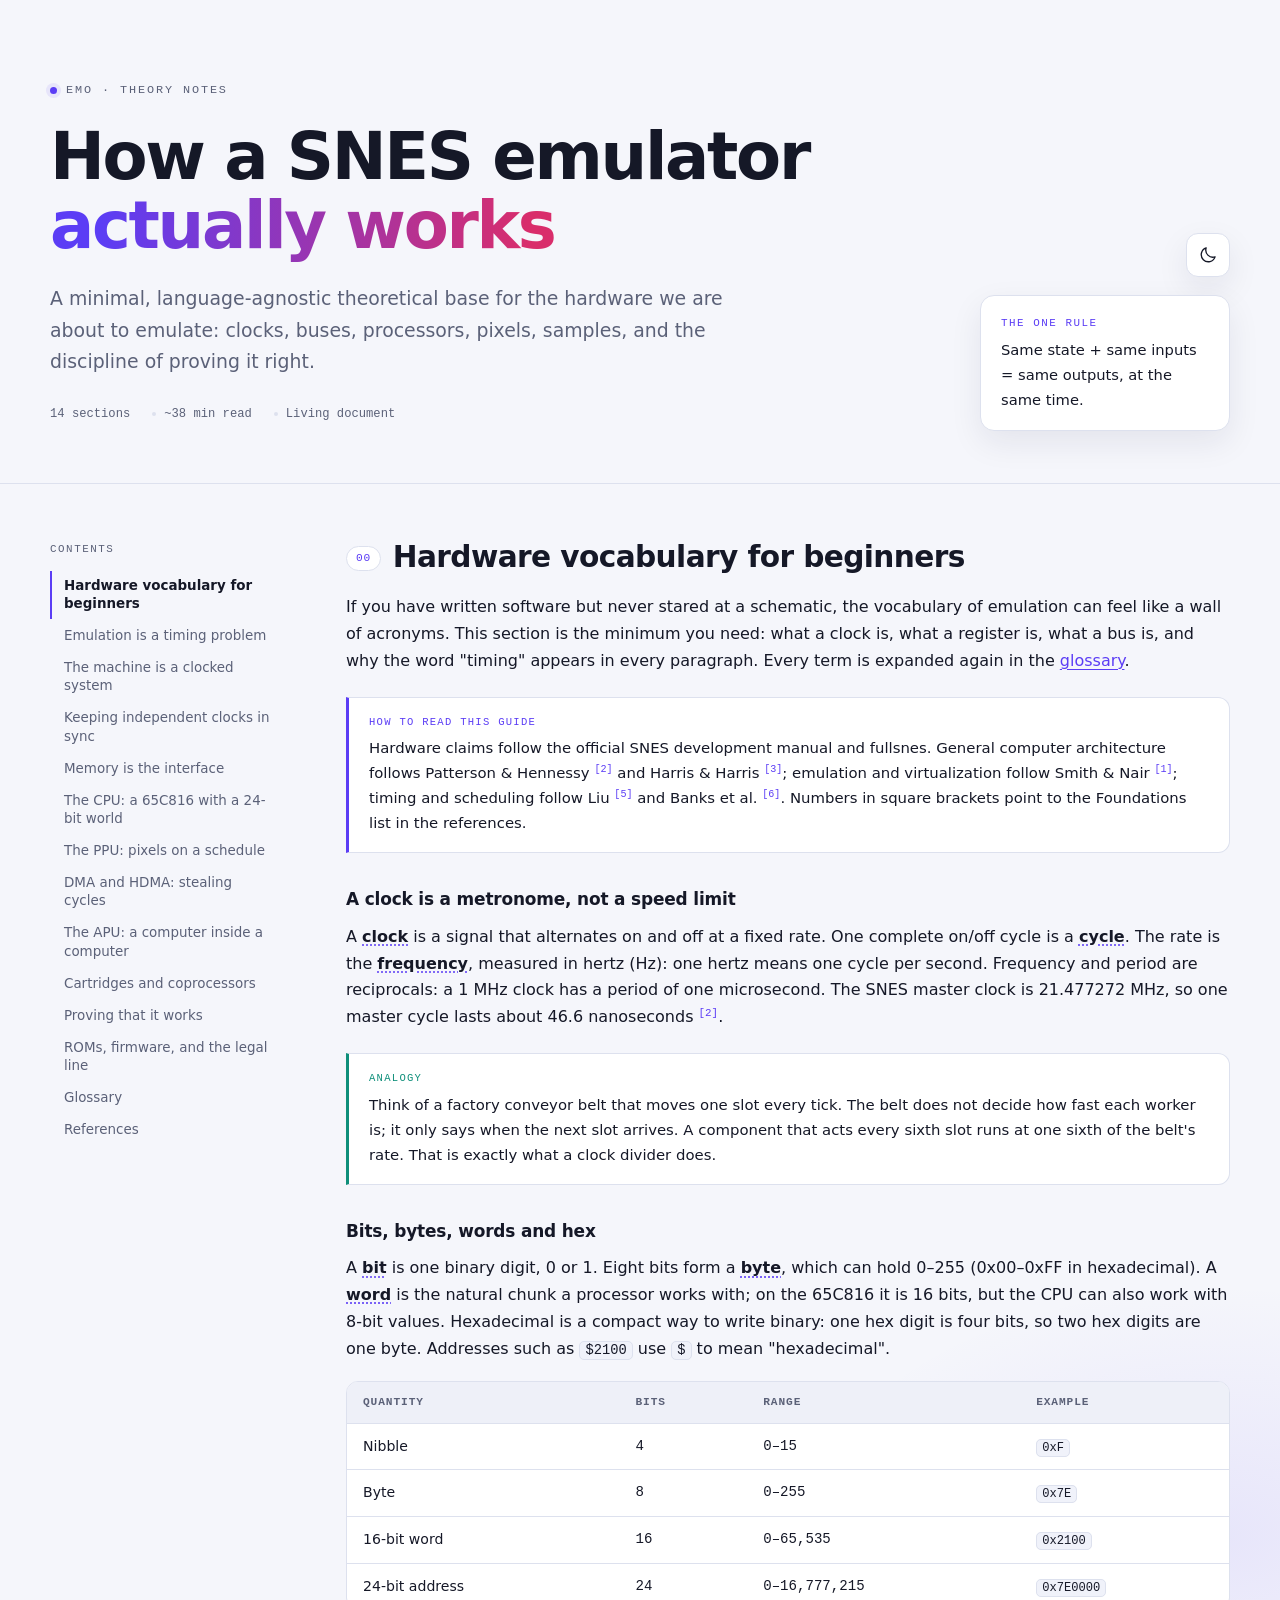
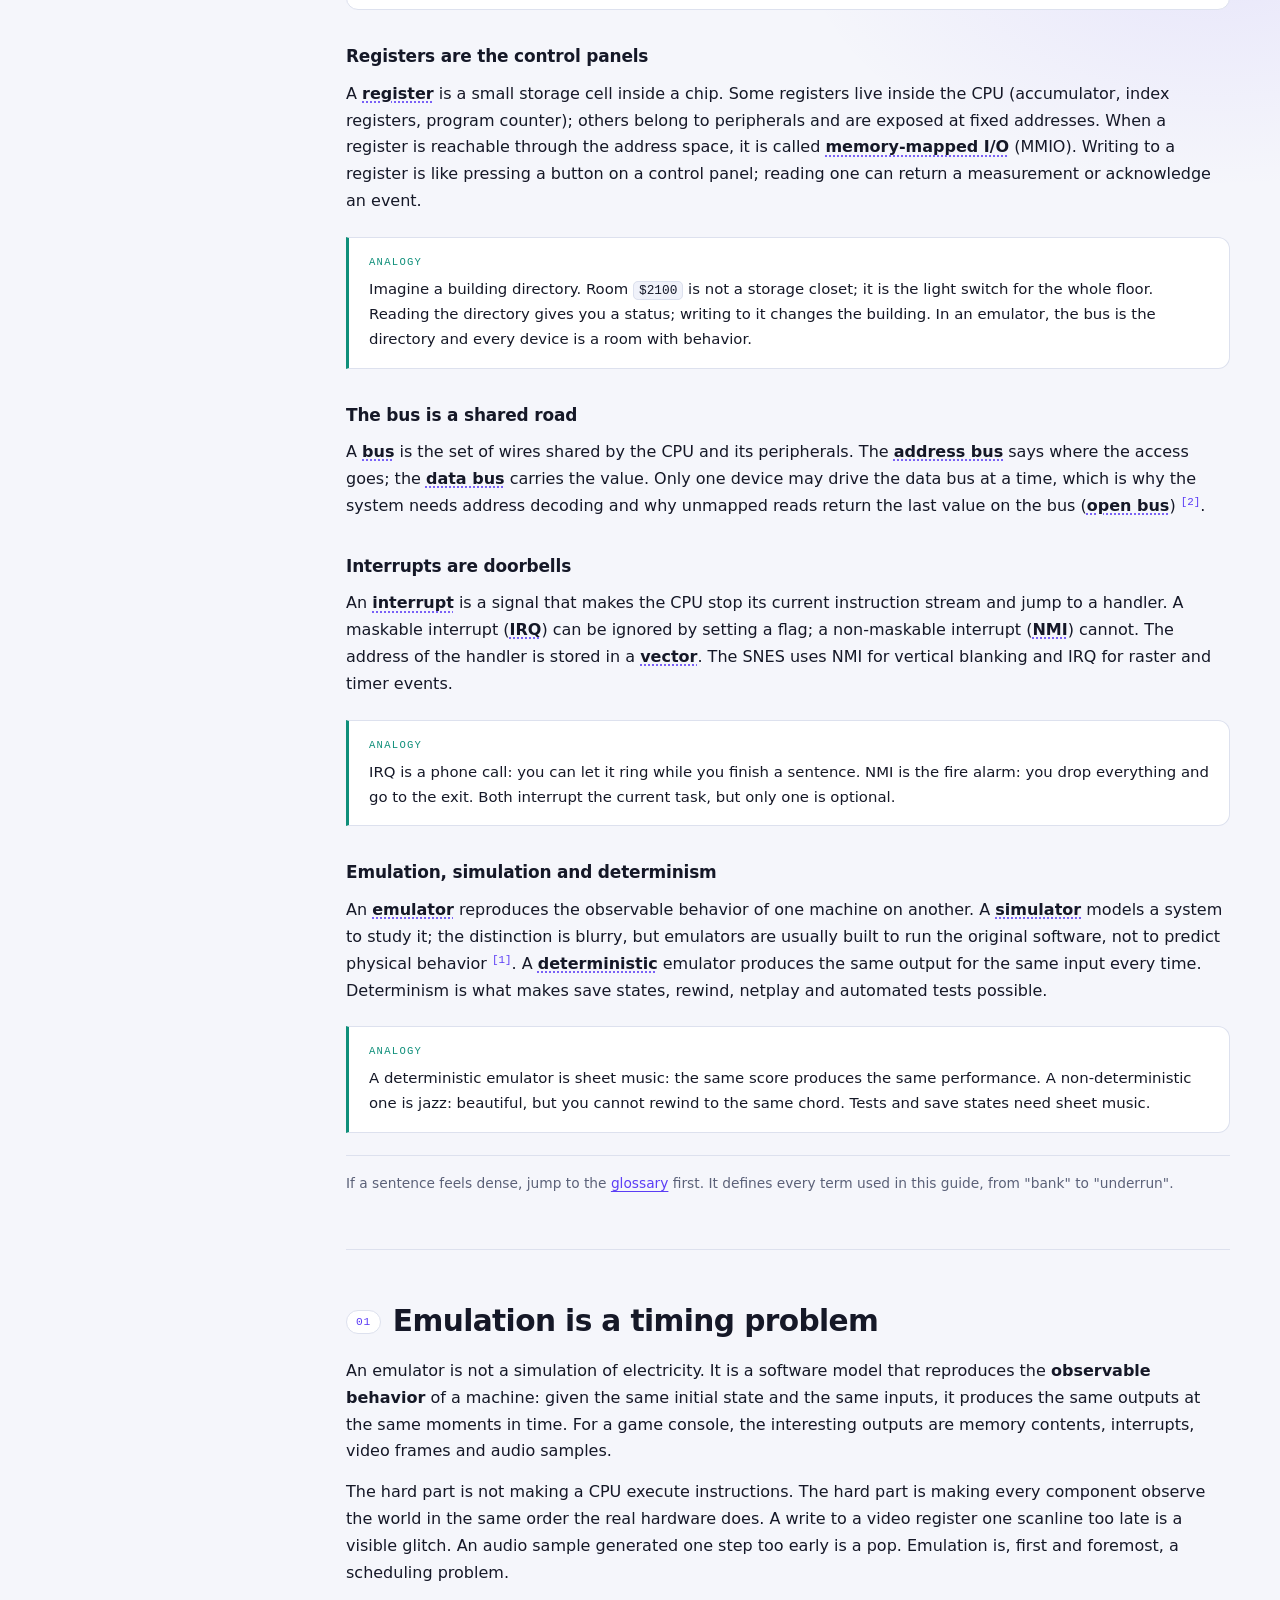
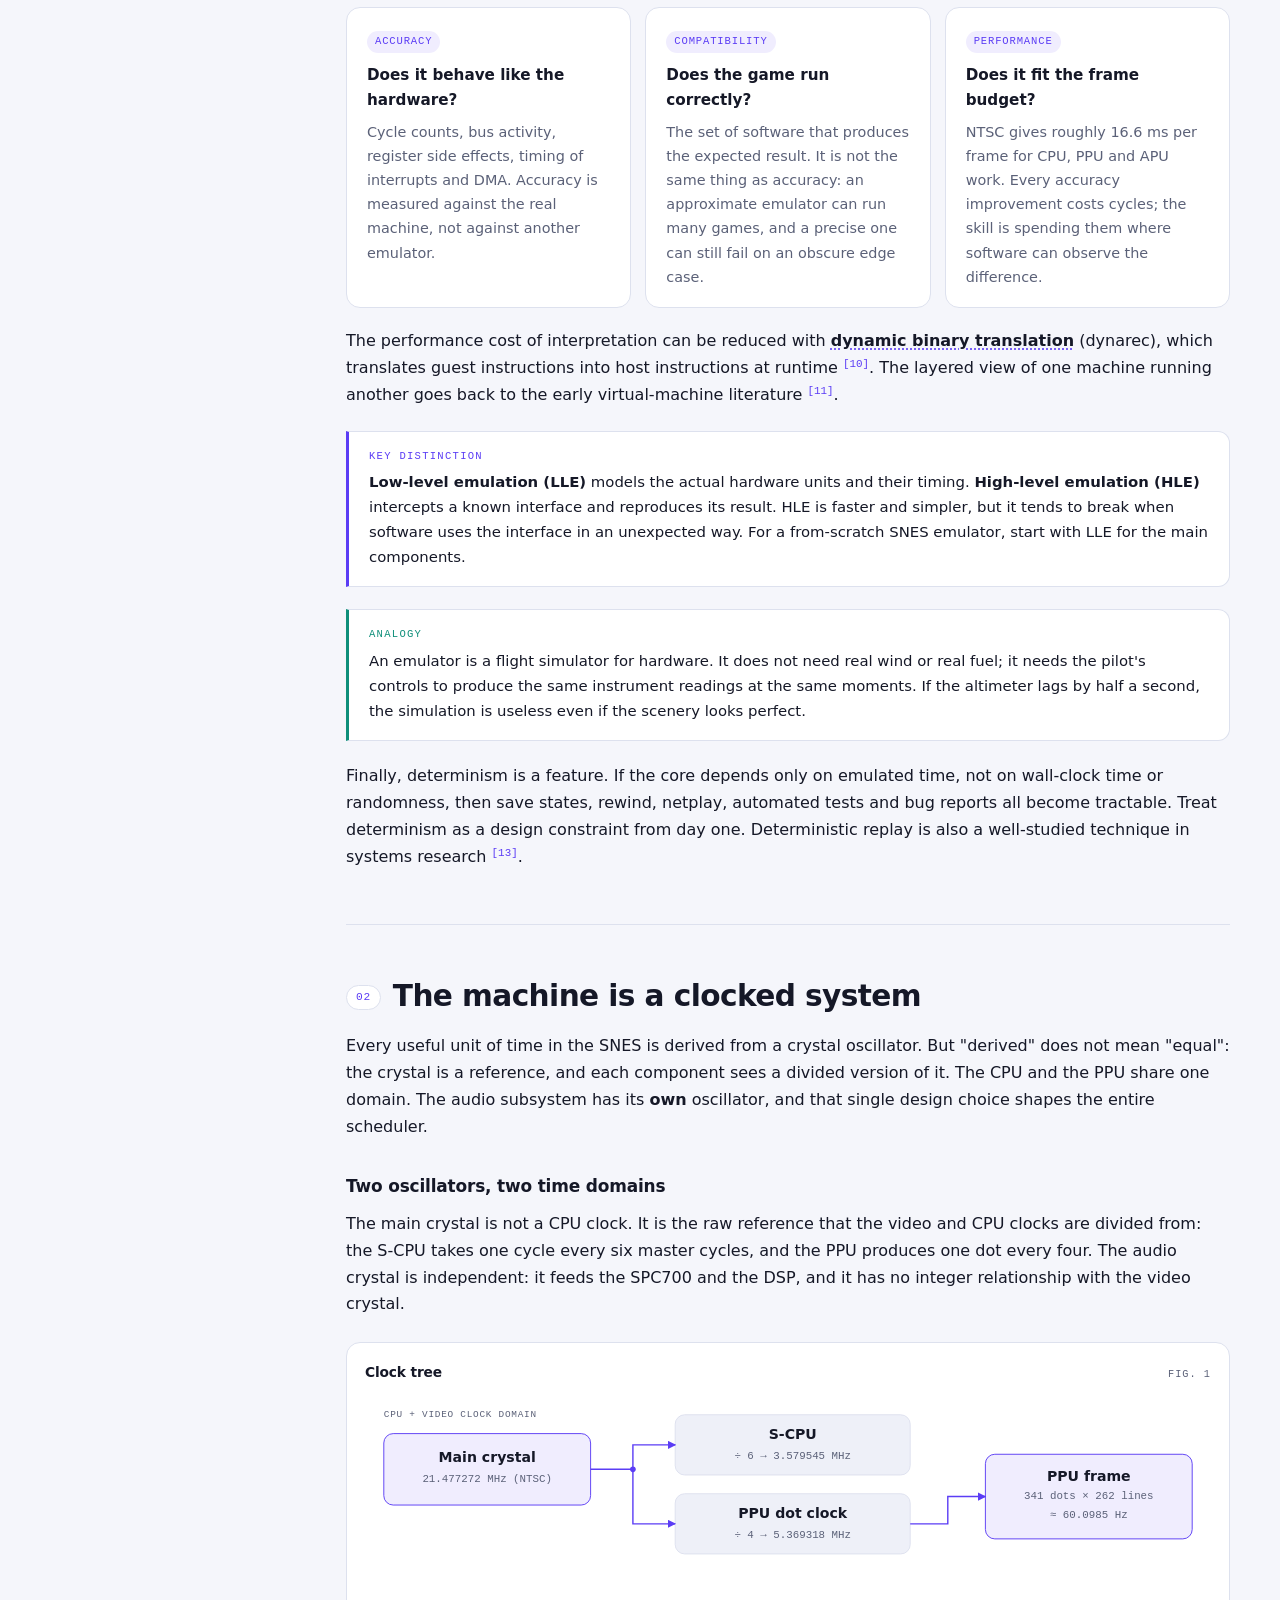
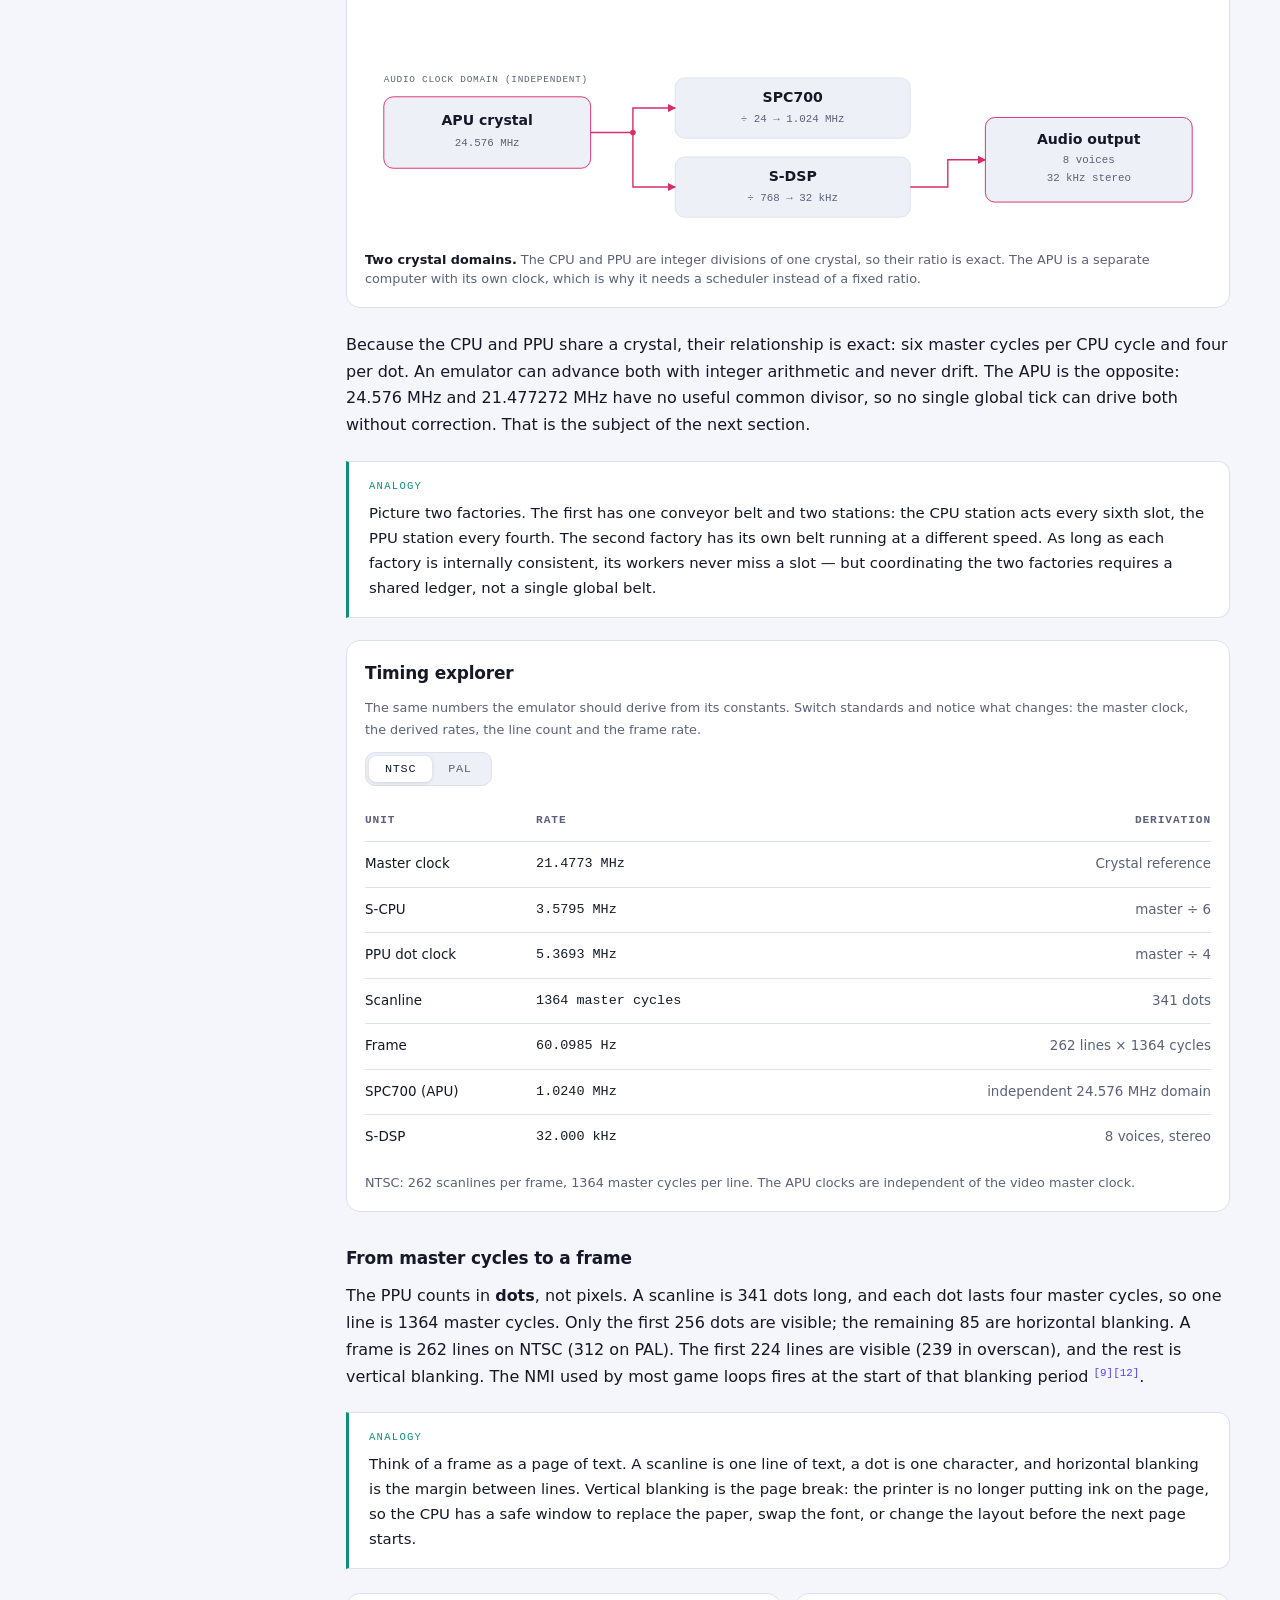
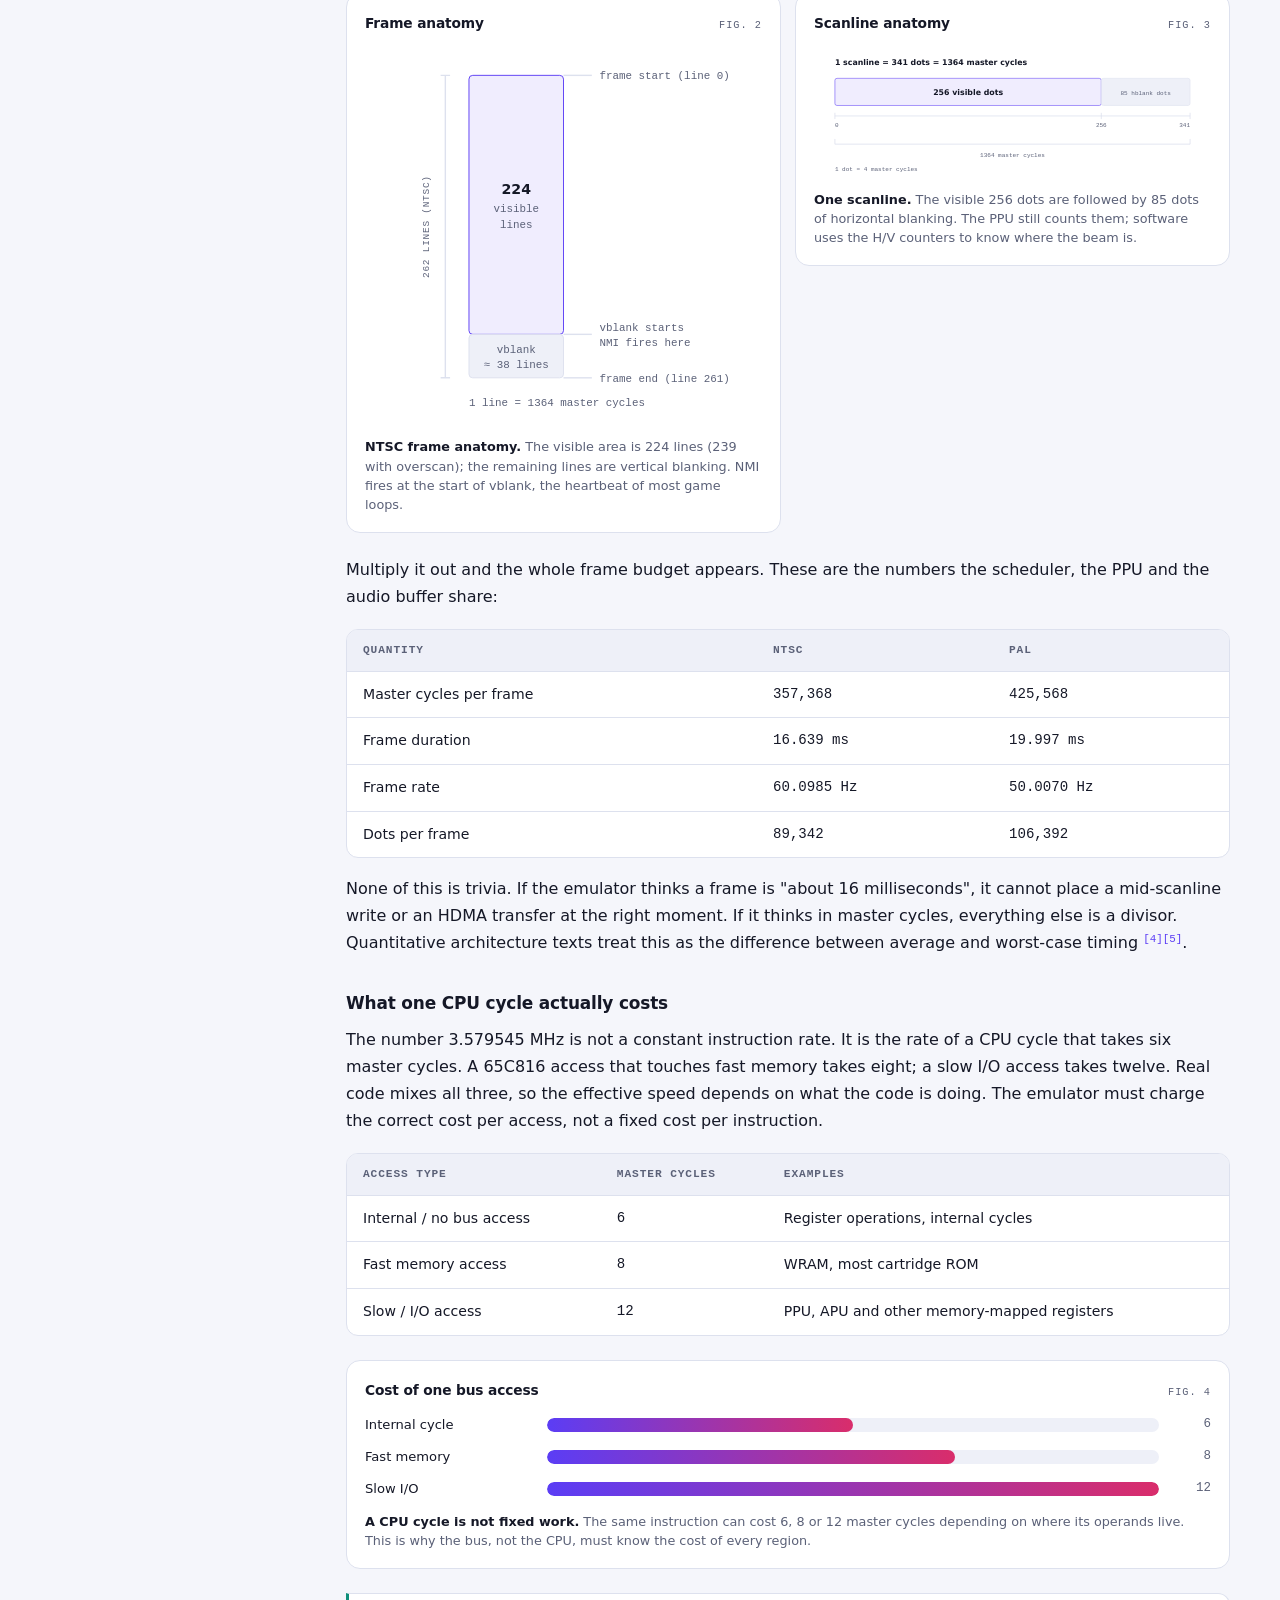
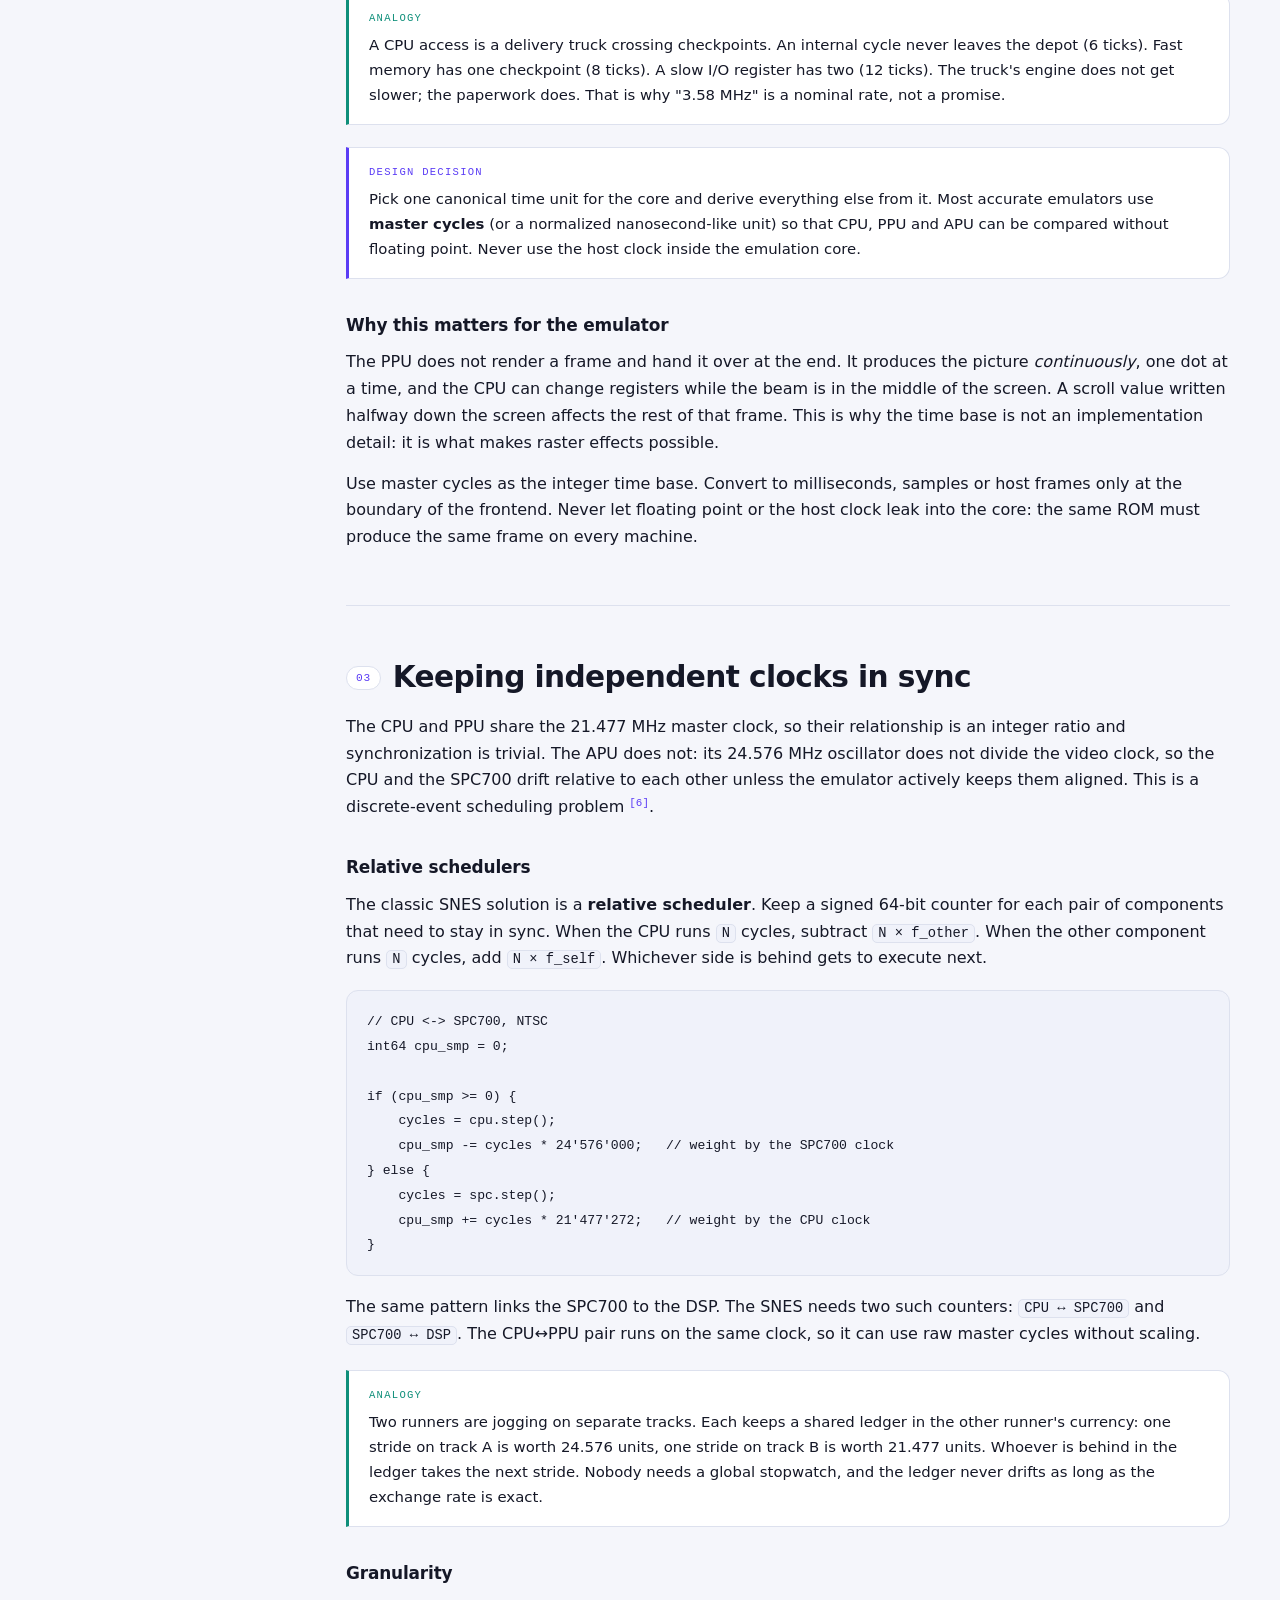
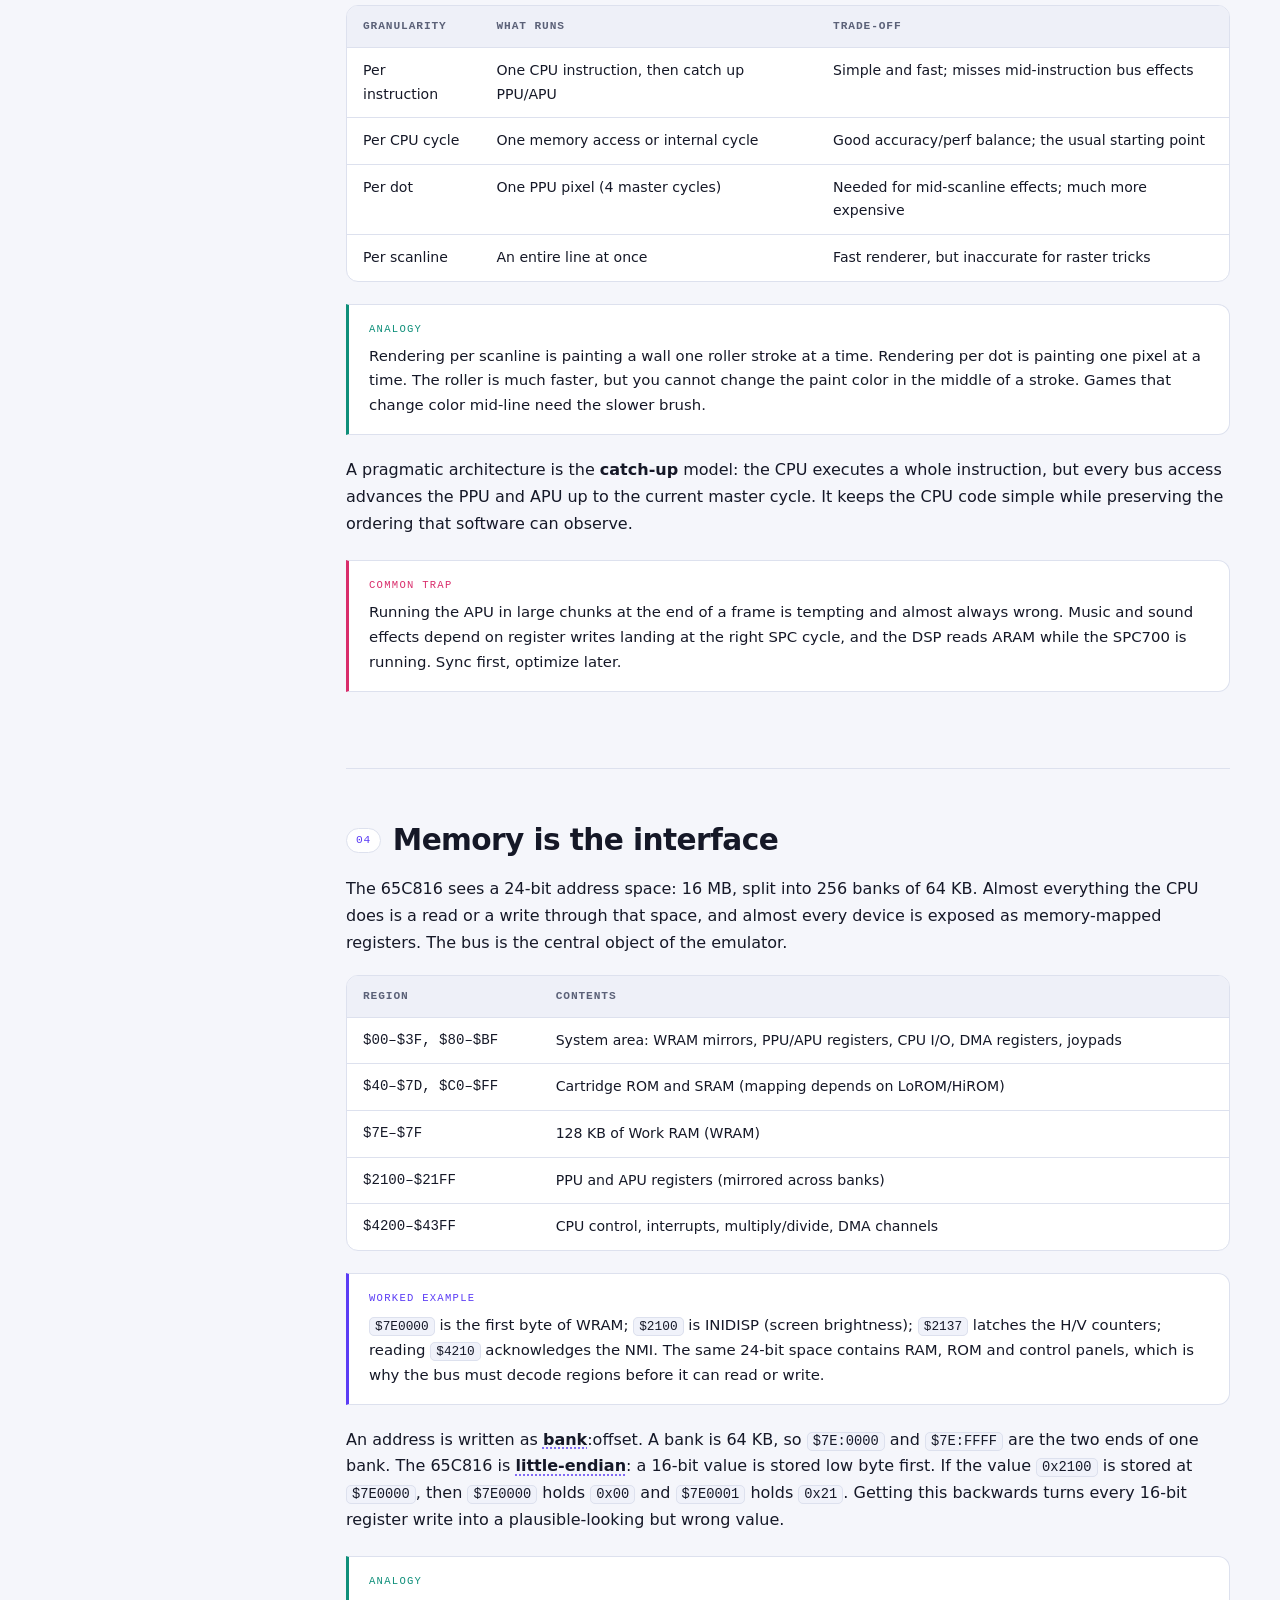
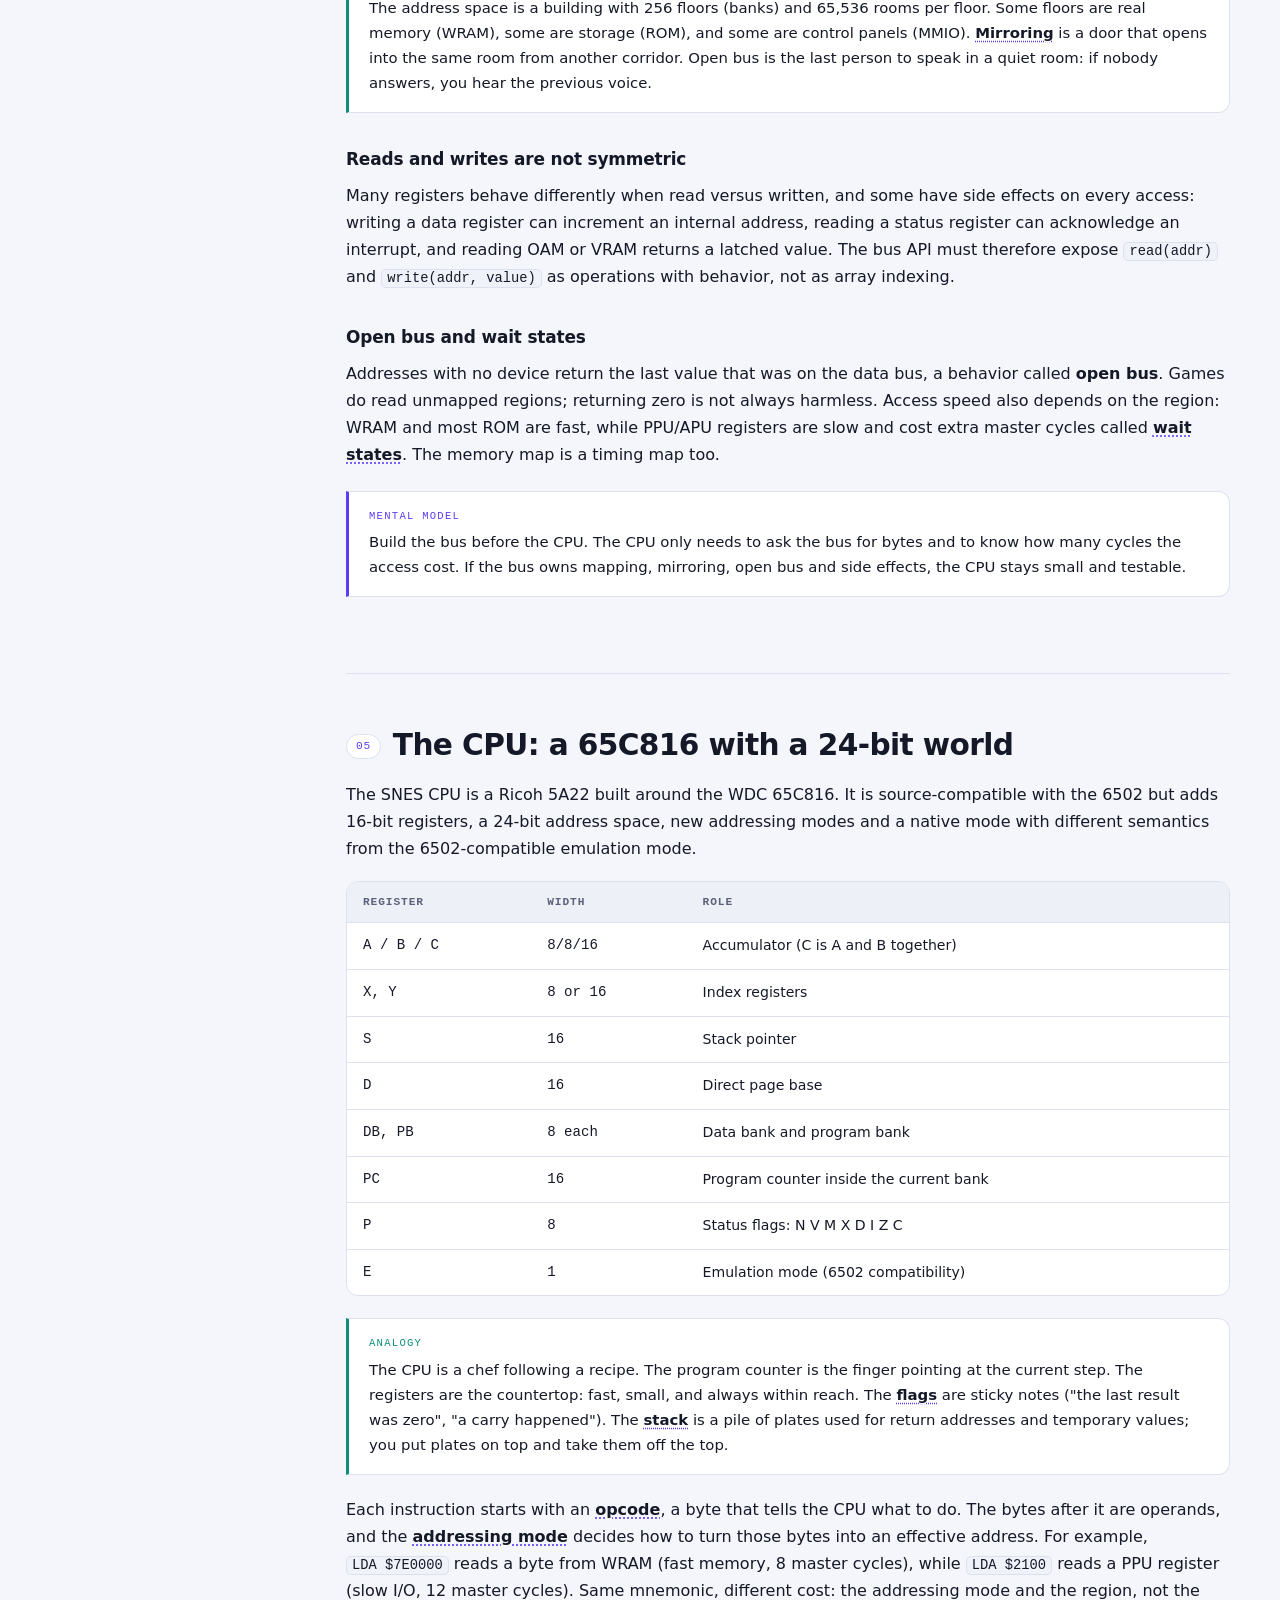
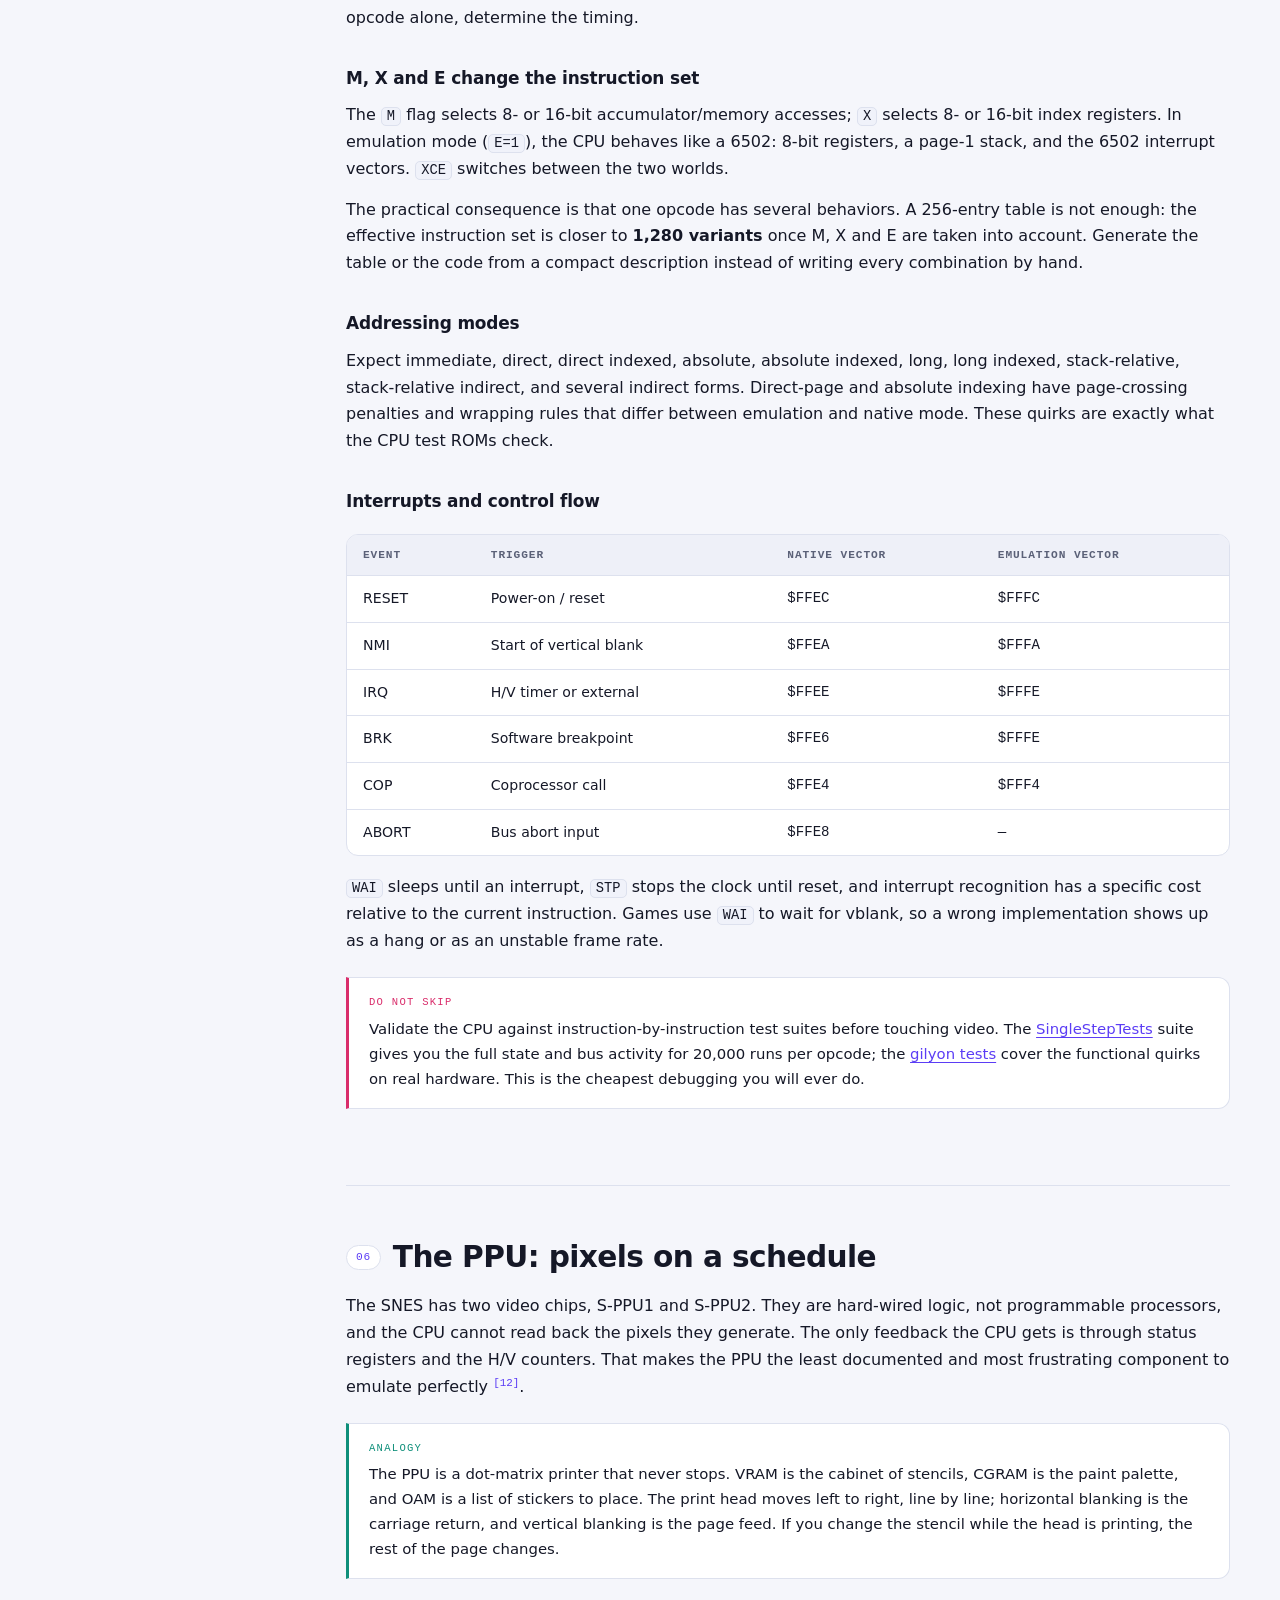
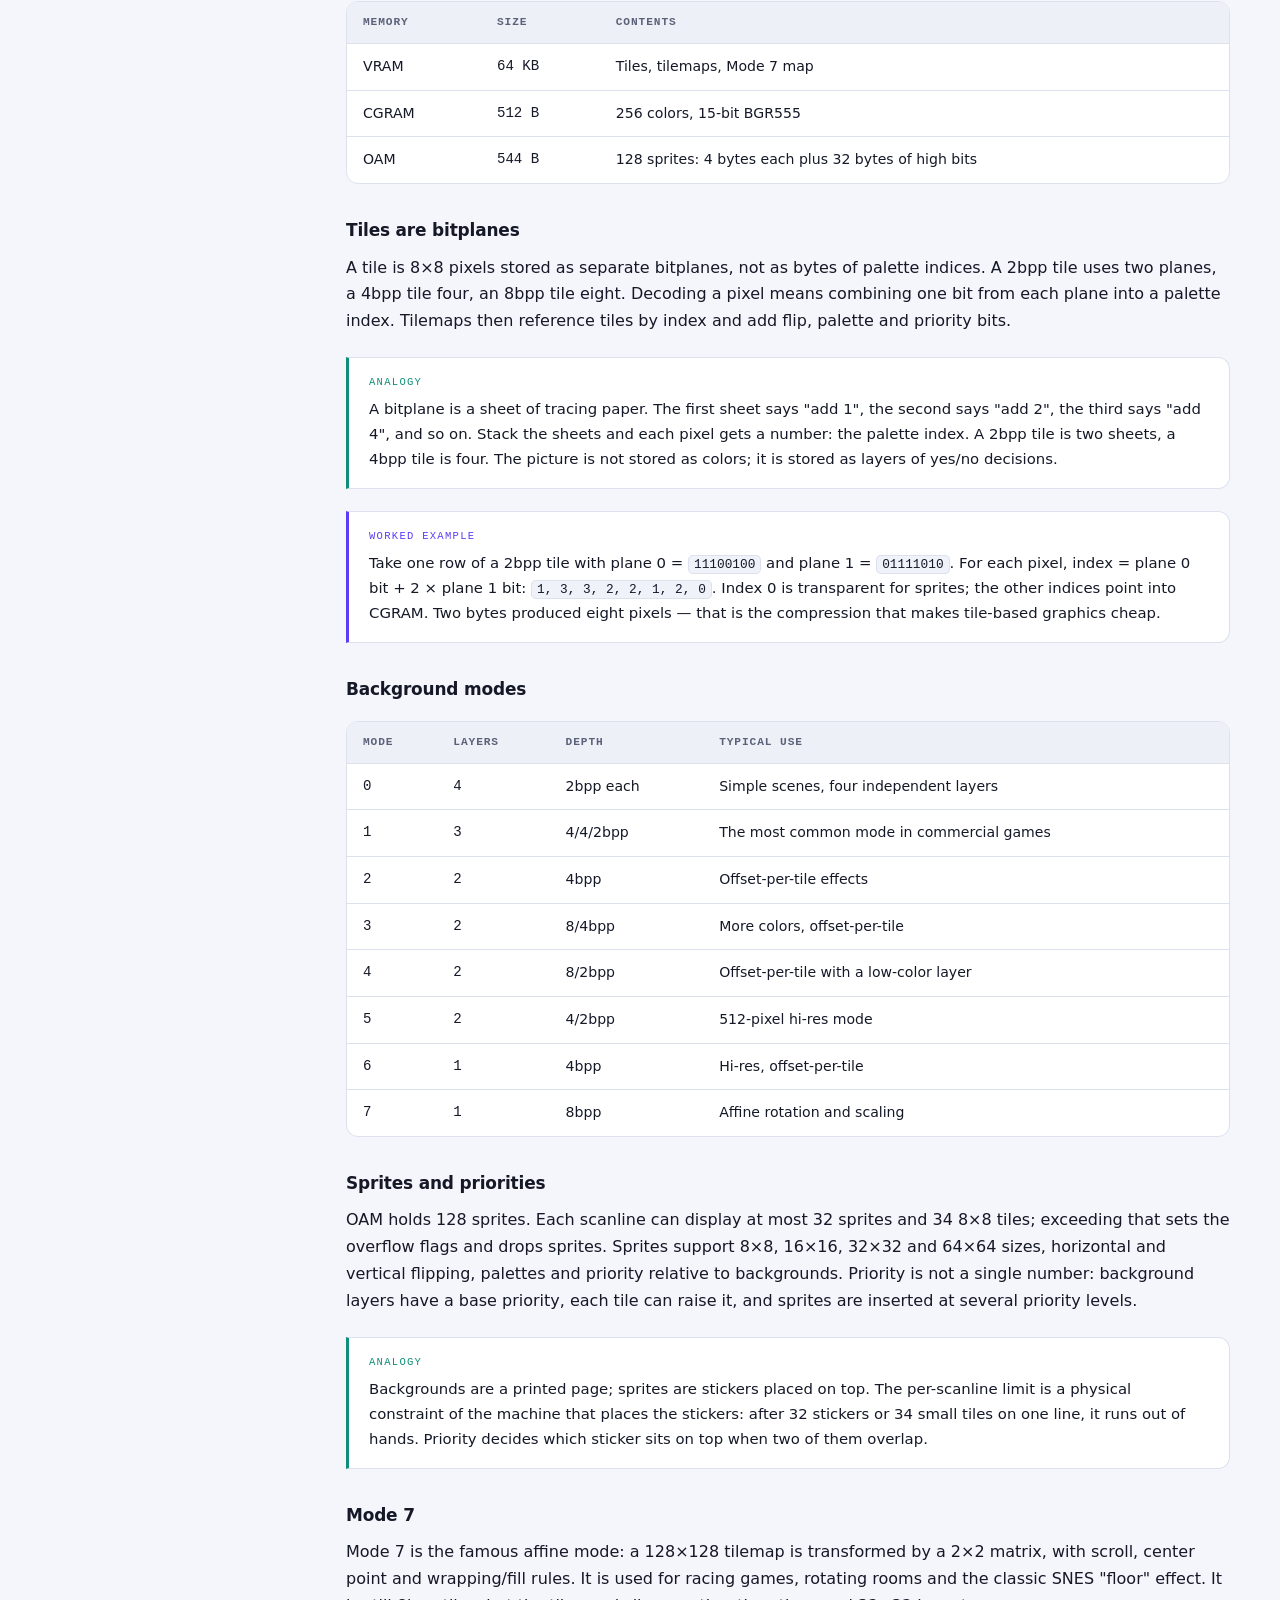
<file: docs/theory/index.html>
<!doctype html>
<html lang="en" data-theme="dark">
  <head>
    <meta charset="utf-8" />
    <meta name="viewport" content="width=device-width, initial-scale=1" />
    <link
      rel="icon"
      href="data:image/svg+xml,%3Csvg xmlns='http://www.w3.org/2000/svg' viewBox='0 0 32 32'%3E%3Crect width='32' height='32' rx='7' fill='%235b3df5'/%3E%3Ctext x='16' y='23' font-family='monospace' font-size='20' font-weight='700' fill='white' text-anchor='middle'%3Ee%3C/text%3E%3C/svg%3E"
    />
    <title>emo · SNES Emulation Field Guide</title>
    <meta
      name="description"
      content="A minimal theoretical base for building a Super Nintendo emulator: timing, buses, CPU, PPU, APU, DMA, cartridges, and testing."
    />
    <link rel="stylesheet" href="styles.css" />
    <script>
      try {
        const stored = localStorage.getItem("emo-theory-theme");
        const dark = stored
          ? stored === "dark"
          : matchMedia("(prefers-color-scheme: dark)").matches;
        document.documentElement.dataset.theme = dark ? "dark" : "light";
      } catch {}
    </script>
  </head>
  <body>
    <a class="skip-link" href="#main">Skip to content</a>
    <div class="progress" aria-hidden="true"><span id="progress-bar"></span></div>

    <header class="hero">
      <div class="wrap hero-inner">
        <div class="hero-copy">
          <p class="eyebrow"><span class="dot"></span> emo · theory notes</p>
          <h1>How a SNES emulator<br /><span class="gradient">actually works</span></h1>
          <p class="lede">
            A minimal, language-agnostic theoretical base for the hardware we are
            about to emulate: clocks, buses, processors, pixels, samples, and the
            discipline of proving it right.
          </p>
          <ul class="meta">
            <li>14 sections</li>
            <li><span id="reading-time">~35 min read</span></li>
            <li>Living document</li>
          </ul>
        </div>
        <div class="hero-side">
          <div class="hero-tools">
            <button
              id="theme-toggle"
              class="icon-btn"
              type="button"
              aria-label="Switch to light theme"
            >
              <svg class="icon icon-moon" viewBox="0 0 24 24" fill="none" aria-hidden="true">
                <path
                  d="M20.5 14.2A8.5 8.5 0 0 1 9.8 3.5 8.5 8.5 0 1 0 20.5 14.2Z"
                  stroke="currentColor"
                  stroke-width="1.6"
                  stroke-linejoin="round"
                />
              </svg>
              <svg class="icon icon-sun" viewBox="0 0 24 24" fill="none" aria-hidden="true">
                <circle cx="12" cy="12" r="4.2" stroke="currentColor" stroke-width="1.6" />
                <path
                  d="M12 2.5v2M12 19.5v2M2.5 12h2M19.5 12h2M5.2 5.2l1.4 1.4M17.4 17.4l1.4 1.4M18.8 5.2l-1.4 1.4M6.6 17.4l-1.4 1.4"
                  stroke="currentColor"
                  stroke-width="1.6"
                  stroke-linecap="round"
                />
              </svg>
            </button>
          </div>
          <div class="hero-card">
            <p class="hero-card-label">The one rule</p>
            <p>Same state + same inputs = same outputs, at the same time.</p>
          </div>
        </div>
      </div>
    </header>

    <div class="wrap layout">
      <aside class="toc" aria-label="Table of contents">
        <p class="toc-title">Contents</p>
        <nav id="toc-nav"></nav>
        <noscript><p class="toc-title">Enable JavaScript for the contents list.</p></noscript>
      </aside>

      <main id="main">
        <section id="primer" class="section">
          <div class="section-head">
            <span class="section-num">00</span>
            <h2>Hardware vocabulary for beginners</h2>
          </div>

          <p>
            If you have written software but never stared at a schematic, the
            vocabulary of emulation can feel like a wall of acronyms. This section is
            the minimum you need: what a clock is, what a register is, what a bus is,
            and why the word "timing" appears in every paragraph. Every term is
            expanded again in the <a href="#glossary">glossary</a>.
          </p>

          <div class="callout">
            <span class="label">How to read this guide</span>
            <p>
              Hardware claims follow the official SNES development manual and
              fullsnes. General computer architecture follows Patterson &amp; Hennessy
              <a class="cite" href="#bib-2">[2]</a> and Harris &amp; Harris
              <a class="cite" href="#bib-3">[3]</a>; emulation and virtualization
              follow Smith &amp; Nair <a class="cite" href="#bib-1">[1]</a>; timing
              and scheduling follow Liu <a class="cite" href="#bib-5">[5]</a> and
              Banks et al. <a class="cite" href="#bib-6">[6]</a>. Numbers in square
              brackets point to the Foundations list in the references.
            </p>
          </div>

          <h3>A clock is a metronome, not a speed limit</h3>
          <p>
            A <dfn>clock</dfn> is a signal that alternates on and off at a fixed
            rate. One complete on/off cycle is a <dfn>cycle</dfn>. The rate is the
            <dfn>frequency</dfn>, measured in hertz (Hz): one hertz means one cycle
            per second. Frequency and period are reciprocals: a 1 MHz clock has a
            period of one microsecond. The SNES master clock is 21.477272 MHz, so one
            master cycle lasts about 46.6 nanoseconds
            <a class="cite" href="#bib-2">[2]</a>.
          </p>

          <div class="analogy">
            <span class="label">Analogy</span>
            <p>
              Think of a factory conveyor belt that moves one slot every tick. The
              belt does not decide how fast each worker is; it only says when the next
              slot arrives. A component that acts every sixth slot runs at one sixth
              of the belt's rate. That is exactly what a clock divider does.
            </p>
          </div>

          <h3>Bits, bytes, words and hex</h3>
          <p>
            A <dfn>bit</dfn> is one binary digit, 0 or 1. Eight bits form a
            <dfn>byte</dfn>, which can hold 0–255 (0x00–0xFF in hexadecimal). A
            <dfn>word</dfn> is the natural chunk a processor works with; on the 65C816
            it is 16 bits, but the CPU can also work with 8-bit values. Hexadecimal is
            a compact way to write binary: one hex digit is four bits, so two hex
            digits are one byte. Addresses such as <code>$2100</code> use
            <code>$</code> to mean "hexadecimal".
          </p>

          <div class="table-wrap">
            <table>
              <thead>
                <tr>
                  <th scope="col">Quantity</th>
                  <th scope="col">Bits</th>
                  <th scope="col">Range</th>
                  <th scope="col">Example</th>
                </tr>
              </thead>
              <tbody>
                <tr><td>Nibble</td><td class="num">4</td><td class="num">0–15</td><td><code>0xF</code></td></tr>
                <tr><td>Byte</td><td class="num">8</td><td class="num">0–255</td><td><code>0x7E</code></td></tr>
                <tr><td>16-bit word</td><td class="num">16</td><td class="num">0–65,535</td><td><code>0x2100</code></td></tr>
                <tr><td>24-bit address</td><td class="num">24</td><td class="num">0–16,777,215</td><td><code>0x7E0000</code></td></tr>
              </tbody>
            </table>
          </div>

          <h3>Registers are the control panels</h3>
          <p>
            A <dfn>register</dfn> is a small storage cell inside a chip. Some
            registers live inside the CPU (accumulator, index registers, program
            counter); others belong to peripherals and are exposed at fixed addresses.
            When a register is reachable through the address space, it is called
            <dfn>memory-mapped I/O</dfn> (MMIO). Writing to a register is like
            pressing a button on a control panel; reading one can return a measurement
            or acknowledge an event.
          </p>

          <div class="analogy">
            <span class="label">Analogy</span>
            <p>
              Imagine a building directory. Room <code>$2100</code> is not a storage
              closet; it is the light switch for the whole floor. Reading the
              directory gives you a status; writing to it changes the building. In an
              emulator, the bus is the directory and every device is a room with
              behavior.
            </p>
          </div>

          <h3>The bus is a shared road</h3>
          <p>
            A <dfn>bus</dfn> is the set of wires shared by the CPU and its
            peripherals. The <dfn>address bus</dfn> says where the access goes; the
            <dfn>data bus</dfn> carries the value. Only one device may drive the data
            bus at a time, which is why the system needs address decoding and why
            unmapped reads return the last value on the bus
            (<dfn>open bus</dfn>) <a class="cite" href="#bib-2">[2]</a>.
          </p>

          <h3>Interrupts are doorbells</h3>
          <p>
            An <dfn>interrupt</dfn> is a signal that makes the CPU stop its current
            instruction stream and jump to a handler. A maskable interrupt
            (<dfn>IRQ</dfn>) can be ignored by setting a flag; a non-maskable
            interrupt (<dfn>NMI</dfn>) cannot. The address of the handler is stored
            in a <dfn>vector</dfn>. The SNES uses NMI for vertical blanking and IRQ
            for raster and timer events.
          </p>

          <div class="analogy">
            <span class="label">Analogy</span>
            <p>
              IRQ is a phone call: you can let it ring while you finish a sentence.
              NMI is the fire alarm: you drop everything and go to the exit. Both
              interrupt the current task, but only one is optional.
            </p>
          </div>

          <h3>Emulation, simulation and determinism</h3>
          <p>
            An <dfn>emulator</dfn> reproduces the observable behavior of one machine
            on another. A <dfn>simulator</dfn> models a system to study it; the
            distinction is blurry, but emulators are usually built to run the original
            software, not to predict physical behavior
            <a class="cite" href="#bib-1">[1]</a>. A <dfn>deterministic</dfn>
            emulator produces the same output for the same input every time.
            Determinism is what makes save states, rewind, netplay and automated tests
            possible.
          </p>

          <div class="analogy">
            <span class="label">Analogy</span>
            <p>
              A deterministic emulator is sheet music: the same score produces the
              same performance. A non-deterministic one is jazz: beautiful, but you
              cannot rewind to the same chord. Tests and save states need sheet music.
            </p>
          </div>

          <p class="terms-note">
            If a sentence feels dense, jump to the <a href="#glossary">glossary</a>
            first. It defines every term used in this guide, from "bank" to "underrun".
          </p>
        </section>

        <section id="why" class="section">
          <div class="section-head">
            <span class="section-num">01</span>
            <h2>Emulation is a timing problem</h2>
          </div>

          <p>
            An emulator is not a simulation of electricity. It is a software model
            that reproduces the <strong>observable behavior</strong> of a machine:
            given the same initial state and the same inputs, it produces the same
            outputs at the same moments in time. For a game console, the interesting
            outputs are memory contents, interrupts, video frames and audio samples.
          </p>

          <p>
            The hard part is not making a CPU execute instructions. The hard part is
            making every component observe the world in the same order the real
            hardware does. A write to a video register one scanline too late is a
            visible glitch. An audio sample generated one step too early is a
            pop. Emulation is, first and foremost, a scheduling problem.
          </p>

          <div class="grid grid-3">
            <div class="card">
              <span class="tag">Accuracy</span>
              <h4>Does it behave like the hardware?</h4>
              <p>
                Cycle counts, bus activity, register side effects, timing of
                interrupts and DMA. Accuracy is measured against the real machine,
                not against another emulator.
              </p>
            </div>
            <div class="card">
              <span class="tag">Compatibility</span>
              <h4>Does the game run correctly?</h4>
              <p>
                The set of software that produces the expected result. It is not the
                same thing as accuracy: an approximate emulator can run many games,
                and a precise one can still fail on an obscure edge case.
              </p>
            </div>
            <div class="card">
              <span class="tag">Performance</span>
              <h4>Does it fit the frame budget?</h4>
              <p>
                NTSC gives roughly 16.6 ms per frame for CPU, PPU and APU work. Every
                accuracy improvement costs cycles; the skill is spending them where
                software can observe the difference.
              </p>
            </div>
          </div>

          <p>
            The performance cost of interpretation can be reduced with
            <dfn>dynamic binary translation</dfn> (dynarec), which translates guest
            instructions into host instructions at runtime
            <a class="cite" href="#bib-10">[10]</a>. The layered view of one machine
            running another goes back to the early virtual-machine literature
            <a class="cite" href="#bib-11">[11]</a>.
          </p>

          <div class="callout">
            <span class="label">Key distinction</span>
            <p>
              <strong>Low-level emulation (LLE)</strong> models the actual hardware
              units and their timing. <strong>High-level emulation (HLE)</strong>
              intercepts a known interface and reproduces its result. HLE is faster
              and simpler, but it tends to break when software uses the interface in
              an unexpected way. For a from-scratch SNES emulator, start with LLE for
              the main components.
            </p>
          </div>

          <div class="analogy">
            <span class="label">Analogy</span>
            <p>
              An emulator is a flight simulator for hardware. It does not need real
              wind or real fuel; it needs the pilot's controls to produce the same
              instrument readings at the same moments. If the altimeter lags by half a
              second, the simulation is useless even if the scenery looks perfect.
            </p>
          </div>

          <p>
            Finally, determinism is a feature. If the core depends only on emulated
            time, not on wall-clock time or randomness, then save states, rewind,
            netplay, automated tests and bug reports all become tractable. Treat
            determinism as a design constraint from day one. Deterministic replay is
            also a well-studied technique in systems research
            <a class="cite" href="#bib-13">[13]</a>.
          </p>
        </section>

        <section id="clocked-system" class="section">
          <div class="section-head">
            <span class="section-num">02</span>
            <h2>The machine is a clocked system</h2>
          </div>

          <p>
            Every useful unit of time in the SNES is derived from a crystal
            oscillator. But "derived" does not mean "equal": the crystal is a
            reference, and each component sees a divided version of it. The CPU and
            the PPU share one domain. The audio subsystem has its <strong>own</strong>
            oscillator, and that single design choice shapes the entire scheduler.
          </p>

          <h3>Two oscillators, two time domains</h3>
          <p>
            The main crystal is not a CPU clock. It is the raw reference that the
            video and CPU clocks are divided from: the S-CPU takes one cycle every six
            master cycles, and the PPU produces one dot every four. The audio crystal
            is independent: it feeds the SPC700 and the DSP, and it has no integer
            relationship with the video crystal.
          </p>

          <figure class="figure">
            <div class="figure-head">
              <span class="figure-title">Clock tree</span>
              <span class="figure-tag">Fig. 1</span>
            </div>
            <svg
              class="fig-svg"
              viewBox="0 0 900 470"
              role="img"
              aria-label="Clock tree: one crystal derives the CPU and PPU clocks; a separate APU crystal derives the SPC700 and DSP clocks."
            >
              <defs>
                <marker
                  id="arrow-clock-en"
                  viewBox="0 0 10 10"
                  refX="9"
                  refY="5"
                  markerWidth="6"
                  markerHeight="6"
                  orient="auto-start-reverse"
                >
                  <path d="M0 0 10 5 0 10Z" fill="var(--accent)" />
                </marker>
                <marker
                  id="arrow-audio-en"
                  viewBox="0 0 10 10"
                  refX="9"
                  refY="5"
                  markerWidth="6"
                  markerHeight="6"
                  orient="auto-start-reverse"
                >
                  <path d="M0 0 10 5 0 10Z" fill="var(--accent-2)" />
                </marker>
              </defs>

              <text x="20" y="22" class="fig-label">CPU + video clock domain</text>
              <rect x="20" y="40" width="220" height="76" rx="10" class="fig-box-accent" />
              <text x="130" y="70" text-anchor="middle" class="fig-title">Main crystal</text>
              <text x="130" y="92" text-anchor="middle" class="fig-sub">21.477272 MHz (NTSC)</text>

              <rect x="330" y="20" width="250" height="64" rx="10" class="fig-box" />
              <text x="455" y="46" text-anchor="middle" class="fig-title">S-CPU</text>
              <text x="455" y="67" text-anchor="middle" class="fig-sub">÷ 6 → 3.579545 MHz</text>

              <rect x="330" y="104" width="250" height="64" rx="10" class="fig-box" />
              <text x="455" y="130" text-anchor="middle" class="fig-title">PPU dot clock</text>
              <text x="455" y="151" text-anchor="middle" class="fig-sub">÷ 4 → 5.369318 MHz</text>

              <rect x="660" y="62" width="220" height="90" rx="10" class="fig-box-accent" />
              <text x="770" y="90" text-anchor="middle" class="fig-title">PPU frame</text>
              <text x="770" y="110" text-anchor="middle" class="fig-sub">341 dots × 262 lines</text>
              <text x="770" y="130" text-anchor="middle" class="fig-sub">≈ 60.0985 Hz</text>

              <path d="M240 78 H285 V52 H330" class="fig-accent-line" marker-end="url(#arrow-clock-en)" />
              <path d="M285 78 V136 H330" class="fig-accent-line" marker-end="url(#arrow-clock-en)" />
              <circle cx="285" cy="78" r="3" class="fig-dot-accent" />
              <path d="M580 136 H620 V107 H660" class="fig-accent-line" marker-end="url(#arrow-clock-en)" />

              <text x="20" y="304" class="fig-label">Audio clock domain (independent)</text>
              <rect x="20" y="320" width="220" height="76" rx="10" class="fig-box-warm" />
              <text x="130" y="350" text-anchor="middle" class="fig-title">APU crystal</text>
              <text x="130" y="372" text-anchor="middle" class="fig-sub">24.576 MHz</text>

              <rect x="330" y="300" width="250" height="64" rx="10" class="fig-box" />
              <text x="455" y="326" text-anchor="middle" class="fig-title">SPC700</text>
              <text x="455" y="347" text-anchor="middle" class="fig-sub">÷ 24 → 1.024 MHz</text>

              <rect x="330" y="384" width="250" height="64" rx="10" class="fig-box" />
              <text x="455" y="410" text-anchor="middle" class="fig-title">S-DSP</text>
              <text x="455" y="431" text-anchor="middle" class="fig-sub">÷ 768 → 32 kHz</text>

              <rect x="660" y="342" width="220" height="90" rx="10" class="fig-box-warm" />
              <text x="770" y="370" text-anchor="middle" class="fig-title">Audio output</text>
              <text x="770" y="390" text-anchor="middle" class="fig-sub">8 voices</text>
              <text x="770" y="410" text-anchor="middle" class="fig-sub">32 kHz stereo</text>

              <path d="M240 358 H285 V332 H330" class="fig-warm-line" marker-end="url(#arrow-audio-en)" />
              <path d="M285 358 V416 H330" class="fig-warm-line" marker-end="url(#arrow-audio-en)" />
              <circle cx="285" cy="358" r="3" class="fig-dot-warm" />
              <path d="M580 416 H620 V387 H660" class="fig-warm-line" marker-end="url(#arrow-audio-en)" />
            </svg>
            <figcaption class="figcaption">
              <strong>Two crystal domains.</strong> The CPU and PPU are integer
              divisions of one crystal, so their ratio is exact. The APU is a separate
              computer with its own clock, which is why it needs a scheduler instead of
              a fixed ratio.
            </figcaption>
          </figure>

          <p>
            Because the CPU and PPU share a crystal, their relationship is exact: six
            master cycles per CPU cycle and four per dot. An emulator can advance both
            with integer arithmetic and never drift. The APU is the opposite: 24.576
            MHz and 21.477272 MHz have no useful common divisor, so no single global
            tick can drive both without correction. That is the subject of the next
            section.
          </p>

          <div class="analogy">
            <span class="label">Analogy</span>
            <p>
              Picture two factories. The first has one conveyor belt and two stations:
              the CPU station acts every sixth slot, the PPU station every fourth. The
              second factory has its own belt running at a different speed. As long as
              each factory is internally consistent, its workers never miss a slot —
              but coordinating the two factories requires a shared ledger, not a
              single global belt.
            </p>
          </div>

          <div class="timing" aria-labelledby="timing-title">
            <h3 id="timing-title" style="margin-top: 0">Timing explorer</h3>
            <p class="hint" style="margin: 0 0 12px">
              The same numbers the emulator should derive from its constants. Switch
              standards and notice what changes: the master clock, the derived rates,
              the line count and the frame rate.
            </p>
            <div class="segmented" role="group" aria-label="Video standard">
              <button type="button" data-std="ntsc" aria-pressed="true">NTSC</button>
              <button type="button" data-std="pal" aria-pressed="false">PAL</button>
            </div>
            <div class="table-wrap">
              <table>
                <thead>
                  <tr>
                    <th scope="col">Unit</th>
                    <th scope="col">Rate</th>
                    <th scope="col">Derivation</th>
                  </tr>
                </thead>
                <tbody id="timing-body"></tbody>
              </table>
            </div>
            <p class="hint" id="timing-note"></p>
          </div>

          <h3>From master cycles to a frame</h3>
          <p>
            The PPU counts in <strong>dots</strong>, not pixels. A scanline is 341
            dots long, and each dot lasts four master cycles, so one line is 1364
            master cycles. Only the first 256 dots are visible; the remaining 85 are
            horizontal blanking. A frame is 262 lines on NTSC (312 on PAL). The first
            224 lines are visible (239 in overscan), and the rest is vertical
            blanking. The NMI used by most game loops fires at the start of that
            blanking period <a class="cite" href="#bib-9">[9]</a><a class="cite" href="#bib-12">[12]</a>.
          </p>

          <div class="analogy">
            <span class="label">Analogy</span>
            <p>
              Think of a frame as a page of text. A scanline is one line of text, a dot
              is one character, and horizontal blanking is the margin between lines.
              Vertical blanking is the page break: the printer is no longer putting ink
              on the page, so the CPU has a safe window to replace the paper, swap the
              font, or change the layout before the next page starts.
            </p>
          </div>

          <div class="figure-grid">
            <figure class="figure-card">
              <div class="figure-head">
                <span class="figure-title">Frame anatomy</span>
                <span class="figure-tag">Fig. 2</span>
              </div>
              <svg
                class="fig-svg"
                viewBox="0 0 420 400"
                role="img"
                aria-label="Frame anatomy: 262 scanlines, 224 visible, 38 vertical blanking lines; NMI starts at vertical blanking."
              >
                <rect x="110" y="30" width="100" height="274" rx="4" class="fig-box-accent" />
                <rect x="110" y="304" width="100" height="46" rx="4" class="fig-box" />
                <text x="160" y="155" text-anchor="middle" class="fig-title">224</text>
                <text x="160" y="175" text-anchor="middle" class="fig-sub">visible</text>
                <text x="160" y="191" text-anchor="middle" class="fig-sub">lines</text>
                <text x="160" y="324" text-anchor="middle" class="fig-sub">vblank</text>
                <text x="160" y="340" text-anchor="middle" class="fig-sub">≈ 38 lines</text>

                <path d="M85 30 V350" class="fig-line" />
                <path d="M80 30 H90 M80 350 H90" class="fig-line" />
                <text
                  x="68"
                  y="190"
                  text-anchor="middle"
                  class="fig-label"
                  transform="rotate(-90 68 190)"
                >
                  262 lines (NTSC)
                </text>

                <path d="M210 30 H240" class="fig-line" />
                <text x="248" y="34" class="fig-sub">frame start (line 0)</text>
                <path d="M210 304 H240" class="fig-line" />
                <text x="248" y="300" class="fig-sub">vblank starts</text>
                <text x="248" y="316" class="fig-sub">NMI fires here</text>
                <path d="M210 350 H240" class="fig-line" />
                <text x="248" y="354" class="fig-sub">frame end (line 261)</text>

                <text x="110" y="380" class="fig-sub">1 line = 1364 master cycles</text>
              </svg>
              <figcaption class="figcaption">
                <strong>NTSC frame anatomy.</strong> The visible area is 224 lines
                (239 with overscan); the remaining lines are vertical blanking. NMI
                fires at the start of vblank, the heartbeat of most game loops.
              </figcaption>
            </figure>

            <figure class="figure-card">
              <div class="figure-head">
                <span class="figure-title">Scanline anatomy</span>
                <span class="figure-tag">Fig. 3</span>
              </div>
              <svg
                class="fig-svg"
                viewBox="0 0 760 250"
                role="img"
                aria-label="Scanline anatomy: 341 dots, 256 visible, 85 horizontal blanking; each dot is four master cycles."
              >
                <text x="40" y="34" class="fig-title">1 scanline = 341 dots = 1364 master cycles</text>

                <rect x="40" y="60" width="510" height="52" rx="4" class="fig-box-accent" />
                <rect x="550" y="60" width="170" height="52" rx="4" class="fig-box" />
                <text x="295" y="91" text-anchor="middle" class="fig-title">256 visible dots</text>
                <text x="635" y="91" text-anchor="middle" class="fig-sub">85 hblank dots</text>

                <path d="M40 132 H720" class="fig-line" />
                <path d="M40 126 V138 M550 126 V138 M720 126 V138" class="fig-line" />
                <text x="40" y="154" class="fig-sub">0</text>
                <text x="550" y="154" text-anchor="middle" class="fig-sub">256</text>
                <text x="720" y="154" text-anchor="end" class="fig-sub">341</text>

                <path d="M40 176 V186 H720 V176" class="fig-line" />
                <text x="380" y="210" text-anchor="middle" class="fig-sub">1364 master cycles</text>
                <text x="40" y="238" class="fig-sub">1 dot = 4 master cycles</text>
              </svg>
              <figcaption class="figcaption">
                <strong>One scanline.</strong> The visible 256 dots are followed by 85
                dots of horizontal blanking. The PPU still counts them; software uses
                the H/V counters to know where the beam is.
              </figcaption>
            </figure>
          </div>

          <p>
            Multiply it out and the whole frame budget appears. These are the numbers
            the scheduler, the PPU and the audio buffer share:
          </p>

          <div class="table-wrap">
            <table>
              <thead>
                <tr>
                  <th scope="col">Quantity</th>
                  <th scope="col">NTSC</th>
                  <th scope="col">PAL</th>
                </tr>
              </thead>
              <tbody>
                <tr>
                  <td>Master cycles per frame</td>
                  <td class="num">357,368</td>
                  <td class="num">425,568</td>
                </tr>
                <tr>
                  <td>Frame duration</td>
                  <td class="num">16.639 ms</td>
                  <td class="num">19.997 ms</td>
                </tr>
                <tr>
                  <td>Frame rate</td>
                  <td class="num">60.0985 Hz</td>
                  <td class="num">50.0070 Hz</td>
                </tr>
                <tr>
                  <td>Dots per frame</td>
                  <td class="num">89,342</td>
                  <td class="num">106,392</td>
                </tr>
              </tbody>
            </table>
          </div>

          <p>
            None of this is trivia. If the emulator thinks a frame is "about 16
            milliseconds", it cannot place a mid-scanline write or an HDMA transfer at
            the right moment. If it thinks in master cycles, everything else is a
            divisor. Quantitative architecture texts treat this as the difference
            between average and worst-case timing
            <a class="cite" href="#bib-4">[4]</a><a class="cite" href="#bib-5">[5]</a>.
          </p>

          <h3>What one CPU cycle actually costs</h3>
          <p>
            The number 3.579545 MHz is not a constant instruction rate. It is the rate
            of a CPU cycle that takes six master cycles. A 65C816 access that touches
            fast memory takes eight; a slow I/O access takes twelve. Real code mixes
            all three, so the effective speed depends on what the code is doing. The
            emulator must charge the correct cost per access, not a fixed cost per
            instruction.
          </p>

          <div class="table-wrap">
            <table>
              <thead>
                <tr>
                  <th scope="col">Access type</th>
                  <th scope="col">Master cycles</th>
                  <th scope="col">Examples</th>
                </tr>
              </thead>
              <tbody>
                <tr>
                  <td>Internal / no bus access</td>
                  <td class="num">6</td>
                  <td>Register operations, internal cycles</td>
                </tr>
                <tr>
                  <td>Fast memory access</td>
                  <td class="num">8</td>
                  <td>WRAM, most cartridge ROM</td>
                </tr>
                <tr>
                  <td>Slow / I/O access</td>
                  <td class="num">12</td>
                  <td>PPU, APU and other memory-mapped registers</td>
                </tr>
              </tbody>
            </table>
          </div>

          <figure class="figure">
            <div class="figure-head">
              <span class="figure-title">Cost of one bus access</span>
              <span class="figure-tag">Fig. 4</span>
            </div>
            <div
              class="cycle-cost"
              role="img"
              aria-label="Internal cycles cost 6 master cycles, fast memory 8, slow I/O 12."
            >
              <div class="cycle-row">
                <span class="cycle-label">Internal cycle</span>
                <div class="cycle-track"><div class="cycle-fill" style="--w: 50%"></div></div>
                <span class="cycle-value">6</span>
              </div>
              <div class="cycle-row">
                <span class="cycle-label">Fast memory</span>
                <div class="cycle-track"><div class="cycle-fill" style="--w: 66.7%"></div></div>
                <span class="cycle-value">8</span>
              </div>
              <div class="cycle-row">
                <span class="cycle-label">Slow I/O</span>
                <div class="cycle-track"><div class="cycle-fill" style="--w: 100%"></div></div>
                <span class="cycle-value">12</span>
              </div>
            </div>
            <figcaption class="figcaption">
              <strong>A CPU cycle is not fixed work.</strong> The same instruction can
              cost 6, 8 or 12 master cycles depending on where its operands live. This
              is why the bus, not the CPU, must know the cost of every region.
            </figcaption>
          </figure>

          <div class="analogy">
            <span class="label">Analogy</span>
            <p>
              A CPU access is a delivery truck crossing checkpoints. An internal cycle
              never leaves the depot (6 ticks). Fast memory has one checkpoint (8
              ticks). A slow I/O register has two (12 ticks). The truck's engine does
              not get slower; the paperwork does. That is why "3.58 MHz" is a nominal
              rate, not a promise.
            </p>
          </div>

          <div class="callout">
            <span class="label">Design decision</span>
            <p>
              Pick one canonical time unit for the core and derive everything else
              from it. Most accurate emulators use <strong>master cycles</strong>
              (or a normalized nanosecond-like unit) so that CPU, PPU and APU can be
              compared without floating point. Never use the host clock inside the
              emulation core.
            </p>
          </div>

          <h3>Why this matters for the emulator</h3>
          <p>
            The PPU does not render a frame and hand it over at the end. It produces
            the picture <em>continuously</em>, one dot at a time, and the CPU can
            change registers while the beam is in the middle of the screen. A scroll
            value written halfway down the screen affects the rest of that frame. This
            is why the time base is not an implementation detail: it is what makes
            raster effects possible.
          </p>
          <p>
            Use master cycles as the integer time base. Convert to milliseconds,
            samples or host frames only at the boundary of the frontend. Never let
            floating point or the host clock leak into the core: the same ROM must
            produce the same frame on every machine.
          </p>
        </section>

        <section id="synchronization" class="section">
          <div class="section-head">
            <span class="section-num">03</span>
            <h2>Keeping independent clocks in sync</h2>
          </div>

          <p>
            The CPU and PPU share the 21.477 MHz master clock, so their relationship
            is an integer ratio and synchronization is trivial. The APU does not: its
            24.576 MHz oscillator does not divide the video clock, so the CPU and the
            SPC700 drift relative to each other unless the emulator actively keeps
            them aligned. This is a discrete-event scheduling problem
            <a class="cite" href="#bib-6">[6]</a>.
          </p>

          <h3>Relative schedulers</h3>
          <p>
            The classic SNES solution is a <strong>relative scheduler</strong>. Keep a
            signed 64-bit counter for each pair of components that need to stay in
            sync. When the CPU runs <code>N</code> cycles, subtract
            <code>N &times; f_other</code>. When the other component runs
            <code>N</code> cycles, add <code>N &times; f_self</code>. Whichever side is
            behind gets to execute next.
          </p>

          <pre><code>// CPU &lt;-&gt; SPC700, NTSC
int64 cpu_smp = 0;

if (cpu_smp &gt;= 0) {
    cycles = cpu.step();
    cpu_smp -= cycles * 24'576'000;   // weight by the SPC700 clock
} else {
    cycles = spc.step();
    cpu_smp += cycles * 21'477'272;   // weight by the CPU clock
}</code></pre>

          <p>
            The same pattern links the SPC700 to the DSP. The SNES needs two such
            counters: <code>CPU &harr; SPC700</code> and <code>SPC700 &harr; DSP</code>.
            The CPU&harr;PPU pair runs on the same clock, so it can use raw master
            cycles without scaling.
          </p>

          <div class="analogy">
            <span class="label">Analogy</span>
            <p>
              Two runners are jogging on separate tracks. Each keeps a shared ledger
              in the other runner's currency: one stride on track A is worth 24.576
              units, one stride on track B is worth 21.477 units. Whoever is behind in
              the ledger takes the next stride. Nobody needs a global stopwatch, and
              the ledger never drifts as long as the exchange rate is exact.
            </p>
          </div>

          <h3>Granularity</h3>
          <div class="table-wrap">
            <table>
              <thead>
                <tr>
                  <th scope="col">Granularity</th>
                  <th scope="col">What runs</th>
                  <th scope="col">Trade-off</th>
                </tr>
              </thead>
              <tbody>
                <tr>
                  <td>Per instruction</td>
                  <td>One CPU instruction, then catch up PPU/APU</td>
                  <td>Simple and fast; misses mid-instruction bus effects</td>
                </tr>
                <tr>
                  <td>Per CPU cycle</td>
                  <td>One memory access or internal cycle</td>
                  <td>Good accuracy/perf balance; the usual starting point</td>
                </tr>
                <tr>
                  <td>Per dot</td>
                  <td>One PPU pixel (4 master cycles)</td>
                  <td>Needed for mid-scanline effects; much more expensive</td>
                </tr>
                <tr>
                  <td>Per scanline</td>
                  <td>An entire line at once</td>
                  <td>Fast renderer, but inaccurate for raster tricks</td>
                </tr>
              </tbody>
            </table>
          </div>

          <div class="analogy">
            <span class="label">Analogy</span>
            <p>
              Rendering per scanline is painting a wall one roller stroke at a time.
              Rendering per dot is painting one pixel at a time. The roller is much
              faster, but you cannot change the paint color in the middle of a stroke.
              Games that change color mid-line need the slower brush.
            </p>
          </div>

          <p>
            A pragmatic architecture is the <strong>catch-up</strong> model: the CPU
            executes a whole instruction, but every bus access advances the PPU and
            APU up to the current master cycle. It keeps the CPU code simple while
            preserving the ordering that software can observe.
          </p>

          <div class="callout warn">
            <span class="label">Common trap</span>
            <p>
              Running the APU in large chunks at the end of a frame is tempting and
              almost always wrong. Music and sound effects depend on register writes
              landing at the right SPC cycle, and the DSP reads ARAM while the SPC700
              is running. Sync first, optimize later.
            </p>
          </div>
        </section>

        <section id="memory" class="section">
          <div class="section-head">
            <span class="section-num">04</span>
            <h2>Memory is the interface</h2>
          </div>

          <p>
            The 65C816 sees a 24-bit address space: 16 MB, split into 256 banks of
            64 KB. Almost everything the CPU does is a read or a write through that
            space, and almost every device is exposed as memory-mapped registers. The
            bus is the central object of the emulator.
          </p>

          <div class="table-wrap">
            <table>
              <thead>
                <tr>
                  <th scope="col">Region</th>
                  <th scope="col">Contents</th>
                </tr>
              </thead>
              <tbody>
                <tr>
                  <td class="num">$00&ndash;$3F, $80&ndash;$BF</td>
                  <td>
                    System area: WRAM mirrors, PPU/APU registers, CPU I/O, DMA
                    registers, joypads
                  </td>
                </tr>
                <tr>
                  <td class="num">$40&ndash;$7D, $C0&ndash;$FF</td>
                  <td>Cartridge ROM and SRAM (mapping depends on LoROM/HiROM)</td>
                </tr>
                <tr>
                  <td class="num">$7E&ndash;$7F</td>
                  <td>128 KB of Work RAM (WRAM)</td>
                </tr>
                <tr>
                  <td class="num">$2100&ndash;$21FF</td>
                  <td>PPU and APU registers (mirrored across banks)</td>
                </tr>
                <tr>
                  <td class="num">$4200&ndash;$43FF</td>
                  <td>CPU control, interrupts, multiply/divide, DMA channels</td>
                </tr>
              </tbody>
            </table>
          </div>

          <div class="callout">
            <span class="label">Worked example</span>
            <p>
              <code>$7E0000</code> is the first byte of WRAM; <code>$2100</code> is
              INIDISP (screen brightness); <code>$2137</code> latches the H/V
              counters; reading <code>$4210</code> acknowledges the NMI. The same
              24-bit space contains RAM, ROM and control panels, which is why the bus
              must decode regions before it can read or write.
            </p>
          </div>

          <p>
            An address is written as <dfn>bank</dfn>:offset. A bank is 64 KB, so
            <code>$7E:0000</code> and <code>$7E:FFFF</code> are the two ends of one
            bank. The 65C816 is <dfn>little-endian</dfn>: a 16-bit value is stored
            low byte first. If the value <code>0x2100</code> is stored at
            <code>$7E0000</code>, then <code>$7E0000</code> holds <code>0x00</code>
            and <code>$7E0001</code> holds <code>0x21</code>. Getting this backwards
            turns every 16-bit register write into a plausible-looking but wrong
            value.
          </p>

          <div class="analogy">
            <span class="label">Analogy</span>
            <p>
              The address space is a building with 256 floors (banks) and 65,536
              rooms per floor. Some floors are real memory (WRAM), some are storage
              (ROM), and some are control panels (MMIO). <dfn>Mirroring</dfn> is a
              door that opens into the same room from another corridor. Open bus is
              the last person to speak in a quiet room: if nobody answers, you hear
              the previous voice.
            </p>
          </div>

          <h3>Reads and writes are not symmetric</h3>
          <p>
            Many registers behave differently when read versus written, and some
            have side effects on every access: writing a data register can increment
            an internal address, reading a status register can acknowledge an
            interrupt, and reading OAM or VRAM returns a latched value. The bus API
            must therefore expose <code>read(addr)</code> and <code>write(addr,
            value)</code> as operations with behavior, not as array indexing.
          </p>

          <h3>Open bus and wait states</h3>
          <p>
            Addresses with no device return the last value that was on the data bus,
            a behavior called <strong>open bus</strong>. Games do read unmapped
            regions; returning zero is not always harmless. Access speed also depends
            on the region: WRAM and most ROM are fast, while PPU/APU registers are
            slow and cost extra master cycles called <dfn>wait states</dfn>. The
            memory map is a timing map too.
          </p>

          <div class="callout">
            <span class="label">Mental model</span>
            <p>
              Build the bus before the CPU. The CPU only needs to ask the bus for
              bytes and to know how many cycles the access cost. If the bus owns
              mapping, mirroring, open bus and side effects, the CPU stays small and
              testable.
            </p>
          </div>
        </section>

        <section id="cpu" class="section">
          <div class="section-head">
            <span class="section-num">05</span>
            <h2>The CPU: a 65C816 with a 24-bit world</h2>
          </div>

          <p>
            The SNES CPU is a Ricoh 5A22 built around the WDC 65C816. It is
            source-compatible with the 6502 but adds 16-bit registers, a 24-bit
            address space, new addressing modes and a native mode with different
            semantics from the 6502-compatible emulation mode.
          </p>

          <div class="table-wrap">
            <table>
              <thead>
                <tr>
                  <th scope="col">Register</th>
                  <th scope="col">Width</th>
                  <th scope="col">Role</th>
                </tr>
              </thead>
              <tbody>
                <tr><td class="num">A / B / C</td><td class="num">8/8/16</td><td>Accumulator (C is A and B together)</td></tr>
                <tr><td class="num">X, Y</td><td class="num">8 or 16</td><td>Index registers</td></tr>
                <tr><td class="num">S</td><td class="num">16</td><td>Stack pointer</td></tr>
                <tr><td class="num">D</td><td class="num">16</td><td>Direct page base</td></tr>
                <tr><td class="num">DB, PB</td><td class="num">8 each</td><td>Data bank and program bank</td></tr>
                <tr><td class="num">PC</td><td class="num">16</td><td>Program counter inside the current bank</td></tr>
                <tr><td class="num">P</td><td class="num">8</td><td>Status flags: N V M X D I Z C</td></tr>
                <tr><td class="num">E</td><td class="num">1</td><td>Emulation mode (6502 compatibility)</td></tr>
              </tbody>
            </table>
          </div>

          <div class="analogy">
            <span class="label">Analogy</span>
            <p>
              The CPU is a chef following a recipe. The program counter is the finger
              pointing at the current step. The registers are the countertop: fast,
              small, and always within reach. The <dfn>flags</dfn> are sticky notes
              ("the last result was zero", "a carry happened"). The <dfn>stack</dfn>
              is a pile of plates used for return addresses and temporary values; you
              put plates on top and take them off the top.
            </p>
          </div>

          <p>
            Each instruction starts with an <dfn>opcode</dfn>, a byte that tells the
            CPU what to do. The bytes after it are operands, and the
            <dfn>addressing mode</dfn> decides how to turn those bytes into an
            effective address. For example, <code>LDA $7E0000</code> reads a byte
            from WRAM (fast memory, 8 master cycles), while
            <code>LDA $2100</code> reads a PPU register (slow I/O, 12 master
            cycles). Same mnemonic, different cost: the addressing mode and the
            region, not the opcode alone, determine the timing.
          </p>

          <h3>M, X and E change the instruction set</h3>
          <p>
            The <code>M</code> flag selects 8- or 16-bit accumulator/memory accesses;
            <code>X</code> selects 8- or 16-bit index registers. In emulation mode
            (<code>E=1</code>), the CPU behaves like a 6502: 8-bit registers, a
            page-1 stack, and the 6502 interrupt vectors. <code>XCE</code> switches
            between the two worlds.
          </p>
          <p>
            The practical consequence is that one opcode has several behaviors. A
            256-entry table is not enough: the effective instruction set is closer to
            <strong>1,280 variants</strong> once M, X and E are taken into account.
            Generate the table or the code from a compact description instead of
            writing every combination by hand.
          </p>

          <h3>Addressing modes</h3>
          <p>
            Expect immediate, direct, direct indexed, absolute, absolute indexed,
            long, long indexed, stack-relative, stack-relative indirect, and several
            indirect forms. Direct-page and absolute indexing have page-crossing
            penalties and wrapping rules that differ between emulation and native
            mode. These quirks are exactly what the CPU test ROMs check.
          </p>

          <h3>Interrupts and control flow</h3>
          <div class="table-wrap">
            <table>
              <thead>
                <tr>
                  <th scope="col">Event</th>
                  <th scope="col">Trigger</th>
                  <th scope="col">Native vector</th>
                  <th scope="col">Emulation vector</th>
                </tr>
              </thead>
              <tbody>
                <tr><td>RESET</td><td>Power-on / reset</td><td class="num">$FFEC</td><td class="num">$FFFC</td></tr>
                <tr><td>NMI</td><td>Start of vertical blank</td><td class="num">$FFEA</td><td class="num">$FFFA</td></tr>
                <tr><td>IRQ</td><td>H/V timer or external</td><td class="num">$FFEE</td><td class="num">$FFFE</td></tr>
                <tr><td>BRK</td><td>Software breakpoint</td><td class="num">$FFE6</td><td class="num">$FFFE</td></tr>
                <tr><td>COP</td><td>Coprocessor call</td><td class="num">$FFE4</td><td class="num">$FFF4</td></tr>
                <tr><td>ABORT</td><td>Bus abort input</td><td class="num">$FFE8</td><td class="num">&mdash;</td></tr>
              </tbody>
            </table>
          </div>

          <p>
            <code>WAI</code> sleeps until an interrupt, <code>STP</code> stops the
            clock until reset, and interrupt recognition has a specific cost relative
            to the current instruction. Games use <code>WAI</code> to wait for vblank,
            so a wrong implementation shows up as a hang or as an unstable frame rate.
          </p>

          <div class="callout warn">
            <span class="label">Do not skip</span>
            <p>
              Validate the CPU against instruction-by-instruction test suites before
              touching video. The
              <a href="https://github.com/SingleStepTests/65816" target="_blank" rel="noopener noreferrer">SingleStepTests</a>
              suite gives you the full state and bus activity for 20,000 runs per
              opcode; the
              <a href="https://github.com/gilyon/snes-tests" target="_blank" rel="noopener noreferrer">gilyon tests</a>
              cover the functional quirks on real hardware. This is the cheapest
              debugging you will ever do.
            </p>
          </div>
        </section>

        <section id="ppu" class="section">
          <div class="section-head">
            <span class="section-num">06</span>
            <h2>The PPU: pixels on a schedule</h2>
          </div>

          <p>
            The SNES has two video chips, S-PPU1 and S-PPU2. They are hard-wired
            logic, not programmable processors, and the CPU cannot read back the
            pixels they generate. The only feedback the CPU gets is through status
            registers and the H/V counters. That makes the PPU the least documented
            and most frustrating component to emulate perfectly
            <a class="cite" href="#bib-12">[12]</a>.
          </p>

          <div class="analogy">
            <span class="label">Analogy</span>
            <p>
              The PPU is a dot-matrix printer that never stops. VRAM is the cabinet of
              stencils, CGRAM is the paint palette, and OAM is a list of stickers to
              place. The print head moves left to right, line by line; horizontal
              blanking is the carriage return, and vertical blanking is the page feed.
              If you change the stencil while the head is printing, the rest of the
              page changes.
            </p>
          </div>

          <div class="table-wrap">
            <table>
              <thead>
                <tr>
                  <th scope="col">Memory</th>
                  <th scope="col">Size</th>
                  <th scope="col">Contents</th>
                </tr>
              </thead>
              <tbody>
                <tr><td>VRAM</td><td class="num">64 KB</td><td>Tiles, tilemaps, Mode 7 map</td></tr>
                <tr><td>CGRAM</td><td class="num">512 B</td><td>256 colors, 15-bit BGR555</td></tr>
                <tr><td>OAM</td><td class="num">544 B</td><td>128 sprites: 4 bytes each plus 32 bytes of high bits</td></tr>
              </tbody>
            </table>
          </div>

          <h3>Tiles are bitplanes</h3>
          <p>
            A tile is 8&times;8 pixels stored as separate bitplanes, not as bytes of
            palette indices. A 2bpp tile uses two planes, a 4bpp tile four, an 8bpp
            tile eight. Decoding a pixel means combining one bit from each plane into
            a palette index. Tilemaps then reference tiles by index and add flip,
            palette and priority bits.
          </p>

          <div class="analogy">
            <span class="label">Analogy</span>
            <p>
              A bitplane is a sheet of tracing paper. The first sheet says "add 1",
              the second says "add 2", the third says "add 4", and so on. Stack the
              sheets and each pixel gets a number: the palette index. A 2bpp tile is
              two sheets, a 4bpp tile is four. The picture is not stored as colors; it
              is stored as layers of yes/no decisions.
            </p>
          </div>

          <div class="callout">
            <span class="label">Worked example</span>
            <p>
              Take one row of a 2bpp tile with plane 0 = <code>11100100</code> and
              plane 1 = <code>01111010</code>. For each pixel, index = plane 0 bit +
              2 &times; plane 1 bit:
              <code>1, 3, 3, 2, 2, 1, 2, 0</code>. Index 0 is transparent for
              sprites; the other indices point into CGRAM. Two bytes produced eight
              pixels — that is the compression that makes tile-based graphics cheap.
            </p>
          </div>

          <h3>Background modes</h3>
          <div class="table-wrap">
            <table>
              <thead>
                <tr>
                  <th scope="col">Mode</th>
                  <th scope="col">Layers</th>
                  <th scope="col">Depth</th>
                  <th scope="col">Typical use</th>
                </tr>
              </thead>
              <tbody>
                <tr><td class="num">0</td><td class="num">4</td><td>2bpp each</td><td>Simple scenes, four independent layers</td></tr>
                <tr><td class="num">1</td><td class="num">3</td><td>4/4/2bpp</td><td>The most common mode in commercial games</td></tr>
                <tr><td class="num">2</td><td class="num">2</td><td>4bpp</td><td>Offset-per-tile effects</td></tr>
                <tr><td class="num">3</td><td class="num">2</td><td>8/4bpp</td><td>More colors, offset-per-tile</td></tr>
                <tr><td class="num">4</td><td class="num">2</td><td>8/2bpp</td><td>Offset-per-tile with a low-color layer</td></tr>
                <tr><td class="num">5</td><td class="num">2</td><td>4/2bpp</td><td>512-pixel hi-res mode</td></tr>
                <tr><td class="num">6</td><td class="num">1</td><td>4bpp</td><td>Hi-res, offset-per-tile</td></tr>
                <tr><td class="num">7</td><td class="num">1</td><td>8bpp</td><td>Affine rotation and scaling</td></tr>
              </tbody>
            </table>
          </div>

          <h3>Sprites and priorities</h3>
          <p>
            OAM holds 128 sprites. Each scanline can display at most 32 sprites and 34
            8&times;8 tiles; exceeding that sets the overflow flags and drops sprites.
            Sprites support 8&times;8, 16&times;16, 32&times;32 and 64&times;64 sizes,
            horizontal and vertical flipping, palettes and priority relative to
            backgrounds. Priority is not a single number: background layers have a
            base priority, each tile can raise it, and sprites are inserted at
            several priority levels.
          </p>

          <div class="analogy">
            <span class="label">Analogy</span>
            <p>
              Backgrounds are a printed page; sprites are stickers placed on top.
              The per-scanline limit is a physical constraint of the machine that
              places the stickers: after 32 stickers or 34 small tiles on one line, it
              runs out of hands. Priority decides which sticker sits on top when two
              of them overlap.
            </p>
          </div>

          <h3>Mode 7</h3>
          <p>
            Mode 7 is the famous affine mode: a 128&times;128 tilemap is transformed by
            a 2&times;2 matrix, with scroll, center point and wrapping/fill rules. It
            is used for racing games, rotating rooms and the classic SNES
            "floor" effect. It is still 8bpp tiles, but the tilemap is linear rather
            than the usual 32&times;32 layout.
          </p>

          <div class="analogy">
            <span class="label">Analogy</span>
            <p>
              Mode 7 is a printed grid on a rubber sheet. The matrix stretches,
              rotates and skews the sheet; the center point is the pin you rotate
              around, and the scroll values slide the sheet under the window. The
              pixels do not move individually — the coordinate system does.
            </p>
          </div>

          <h3>Effects</h3>
          <p>
            On top of the layers sit mosaic, two windows with per-layer enable/invert
            and logic modes, color math (add/subtract, half, fixed color), pseudo-hires
            and interlace. These are not post-processing filters: they are part of the
            per-pixel priority and blending pipeline.
          </p>

          <div class="analogy">
            <span class="label">Analogy</span>
            <p>
              Windows are masking tape on the screen: they decide where a layer is
              allowed to paint. Color math is mixing two buckets of paint, or adding
              light to a darkened room. Mosaic lowers the resolution by averaging
              blocks of pixels. None of these are applied after the frame; they happen
              while each pixel is being chosen.
            </p>
          </div>

          <h3>Timing is the renderer</h3>
          <p>
            The PPU emits one dot every four master cycles: 341 dots per line, 262
            lines per NTSC frame. During the visible portion it fetches tiles and
            sprites; during horizontal and vertical blanking the CPU may access VRAM
            and OAM. The H/V counters let software synchronize with the beam, and
            IRQs can fire at a chosen scanline or dot.
          </p>
          <p>
            A scanline renderer that applies all register changes at the start of the
            line is a reasonable first target. It will run most games, but raster
            effects that change scroll, color or windows mid-line will be wrong. A
            dot-based renderer is the accurate path, at a significant performance
            cost.
          </p>

          <div class="callout warn">
            <span class="label">Expect this to be the hard part</span>
            <p>
              Even mature emulators still discover PPU edge cases. Build the PPU with
              a clear pixel pipeline, keep every register latch explicit, and make it
              easy to dump VRAM, CGRAM and OAM for comparison against a reference
              emulator.
            </p>
          </div>
        </section>

        <section id="dma" class="section">
          <div class="section-head">
            <span class="section-num">07</span>
            <h2>DMA and HDMA: stealing cycles</h2>
          </div>

          <p>
            The SNES has eight DMA channels. Each channel connects a region of CPU
            memory (the A-bus) to a PPU or APU register (the B-bus) and can copy a
            block on demand. DMA is not free: it halts the CPU and consumes master
            cycles, and the transfer pattern determines the order of reads and writes.
          </p>

          <p>
            <strong>HDMA</strong> is the more interesting mode. Instead of one large
            transfer, each channel reads a small table and performs a transfer at the
            start of every scanline, optionally indirecting through another pointer.
            That is how games do per-line gradients, parallax, Mode 7 perspective and
            window effects without waking the CPU on every line.
          </p>

          <div class="grid grid-2">
            <div class="card">
              <span class="tag">DMA</span>
              <h4>Triggered by <code>$420B</code></h4>
              <p>
                A block transfer that runs immediately. Used for loading VRAM,
                CGRAM and OAM during blanking.
              </p>
            </div>
            <div class="card">
              <span class="tag">HDMA</span>
              <h4>Triggered by <code>$420C</code></h4>
              <p>
                A table-driven transfer that repeats once per scanline. Used for
                raster effects and mid-frame register changes.
              </p>
            </div>
          </div>

          <div class="analogy">
            <span class="label">Analogy</span>
            <p>
              DMA is a forklift moving a pallet: fast, but it blocks the aisle while
              it works, so the CPU has to wait. HDMA is a player-piano roll: instead
              of one big move, a paper strip tells the machine which small adjustment
              to make on each line. The CPU writes the roll once and then goes back to
              composing; the piano plays itself one row at a time.
            </p>
          </div>

          <p>
            For the emulator, DMA is a timing feature before it is a data feature.
            It must interact correctly with interrupts, the CPU's halt state, the
            bus wait states and the PPU's access windows. Implementing it as
            "copy this array instantly" will break games that depend on when the
            transfer happens.
          </p>
        </section>

        <section id="apu" class="section">
          <div class="section-head">
            <span class="section-num">08</span>
            <h2>The APU: a computer inside a computer</h2>
          </div>

          <p>
            The audio subsystem is a separate computer. It has its own CPU (the
            SPC700), its own 64 KB of ARAM, three timers, a DSP that synthesizes eight
            voices, and a 64-byte boot ROM called the IPL. The main CPU talks to it
            through four registers at <code>$2140&ndash;$2143</code>, and nothing
            else.
          </p>

          <div class="analogy">
            <span class="label">Analogy</span>
            <p>
              The APU is a band rehearsing in a soundproof room. The SPC700 is the
              conductor reading the score; the DSP is the instruments; ARAM is the
              sheet music. The main CPU cannot hear through the wall — it can only
              pass notes through a four-slot mail slot. That mail slot is why the
              boot protocol exists and why audio has its own clock.
            </p>
          </div>

          <h3>The boot protocol</h3>
          <p>
            On power-on, the IPL clears the first page of ARAM and waits for the main
            CPU to upload an audio driver. The protocol uses the four communication
            ports as a handshake: the SPC700 signals readiness, the CPU sends a block
            and an index, and the SPC700 acknowledges. Only after the driver is
            uploaded does the SPC700 start executing game audio code.
          </p>
          <p>
            The IPL ROM itself is Nintendo code. Your options are to require a
            user-provided dump, use a clean-room replacement with the same protocol,
            or emulate the protocol at a high level. See the legal section.
          </p>

          <h3>The SPC700</h3>
          <p>
            An 8-bit CPU with its own instruction set, 1.024 MHz clock, 64 KB address
            space, PSW flags and a stack. It is simpler than the 65C816 but still has
            its own addressing modes, timers and I/O ports. It runs the audio driver,
            sequences music and writes to DSP registers.
          </p>

          <h3>The DSP</h3>
          <div class="grid grid-2">
            <div class="card">
              <span class="tag">Synthesis</span>
              <h4>Eight voices at 32 kHz</h4>
              <p>
                Each voice plays a BRR-compressed sample with pitch, volume,
                ADSR/GAIN envelope, sample loop and optional pitch modulation.
              </p>
            </div>
            <div class="card">
              <span class="tag">Mix</span>
              <h4>Echo, noise and stereo</h4>
              <p>
                A noise generator, an 8-tap FIR echo buffer in ARAM, and per-voice
                left/right volume feed the final stereo mix.
              </p>
            </div>
          </div>

          <p>
            BRR (Bit Rate Reduction) stores samples in 9-byte blocks: one header plus
            eight 4-bit nibbles. The DSP decodes them on the fly, applies the
            envelope and mixes. The output is 32 kHz stereo; the frontend must
            resample it to the host rate (44.1 or 48 kHz) with a ring buffer and,
            ideally, dynamic rate control to avoid underruns and crackles.
          </p>

          <div class="callout">
            <span class="label">Worked example</span>
            <p>
              At 32 kHz, a 1 kHz tone gets 32 samples per cycle — plenty to describe
              the wave. The Nyquist–Shannon sampling theorem says a sample rate can
              represent frequencies up to half that rate, so 32 kHz audio can carry
              content up to 16 kHz. Anything above that must be filtered before
              sampling, or it folds back as aliasing
              <a class="cite" href="#bib-7">[7]</a>. This is why the DSP's output
              filter is not optional decoration.
            </p>
          </div>

          <div class="analogy">
            <span class="label">Analogy</span>
            <p>
              <dfn>ADSR</dfn> is a singer's breath: attack is how quickly the note
              starts, decay is the initial fall, sustain is the steady volume, and
              release is the fade after the key is let go. <dfn>Echo</dfn> is a
              canyon reflection of the mix; the <dfn>FIR</dfn> filter is the shape of
              the canyon walls <a class="cite" href="#bib-8">[8]</a>. The <dfn>ring buffer</dfn> is a circular conveyor
              belt between the emulator and the sound card; an <dfn>underrun</dfn> is
              the belt arriving empty, which you hear as a click.
            </p>
          </div>

          <div class="callout">
            <span class="label">Synchronization reminder</span>
            <p>
              The DSP advances with the SPC700, which advances against the main CPU
              through a relative scheduler. Audio is therefore not a separate
              "play a sample" subsystem; it is another timed component that must see
              register writes at the right cycle.
            </p>
          </div>
        </section>

        <section id="cartridges" class="section">
          <div class="section-head">
            <span class="section-num">09</span>
            <h2>Cartridges and coprocessors</h2>
          </div>

          <p>
            A ROM image is not just a blob of code. It has a header at
            <code>$FFC0&ndash;$FFFF</code> (in the ROM's address space) describing the
            title, mapping mode, ROM size, SRAM size, region and vectors. The two main
            mapping families are <strong>LoROM</strong> (32 KB banks mapped into the
            upper half of each bank) and <strong>HiROM</strong> (full 64 KB banks).
            ExHiROM extends the address space further <a class="cite" href="#bib-12">[12]</a>.
            <dfn>SRAM</dfn> is the battery-backed save memory inside the cartridge;
            in the emulator it is usually a small file next to the ROM.
          </p>

          <div class="callout">
            <span class="label">Worked example</span>
            <p>
              In LoROM, <code>$00:8000</code> maps to ROM offset
              <code>$000000</code>, <code>$00:FFFF</code> to <code>$007FFF</code>,
              and <code>$01:8000</code> to <code>$008000</code>. The lower half of
              each bank is unused or mirrors system space. In HiROM,
              <code>$C0:0000</code> maps to ROM offset <code>$000000</code> and the
              full 64 KB is contiguous. If your loader picks the wrong mapping, the
              reset vector points into garbage.
            </p>
          </div>

          <p>
            The cartridge is also where coprocessors live. Some games put a whole
            second processor or a math chip in the cart, and the emulator must
            implement that chip or gracefully refuse to run the game. This is where
            scope explodes.
          </p>

          <div class="analogy">
            <span class="label">Analogy</span>
            <p>
              A plain cartridge is a book. A cartridge with a coprocessor is a book
              with a calculator taped to the inside cover: the story is still there,
              but some pages ask the calculator for help. If your emulator only knows
              how to read books, those pages will look blank until you also emulate
              the calculator.
            </p>
          </div>

          <div class="table-wrap">
            <table>
              <thead>
                <tr>
                  <th scope="col">Chip</th>
                  <th scope="col">What it does</th>
                  <th scope="col">Example</th>
                </tr>
              </thead>
              <tbody>
                <tr><td>DSP-1 / 1B / 2 / 3 / 4</td><td>Math coprocessor (3D, transforms)</td><td>Pilotwings, Mario Kart</td></tr>
                <tr><td>SuperFX (GSU-1/2)</td><td>Custom RISC CPU for 3D polygons</td><td>Star Fox, Yoshi's Island</td></tr>
                <tr><td>SA-1</td><td>Second 65C816 with its own memory map</td><td>Super Mario RPG</td></tr>
                <tr><td>Cx4</td><td>Math and wireframe assistance</td><td>Mega Man X2 / X3</td></tr>
                <tr><td>S-DD1</td><td>On-the-fly ROM decompression</td><td>Star Ocean</td></tr>
                <tr><td>SPC7110</td><td>Decompression and real-time clock</td><td>Far East of Eden Zero</td></tr>
                <tr><td>ST010 / ST011</td><td>DSP for racing and strategy games</td><td>F1 ROC II, Hayazashi Nidan</td></tr>
              </tbody>
            </table>
          </div>

          <p>
            Strategy: get the base console right first. Add coprocessors in order of
            payoff, and decide early whether you want LLE (implement the chip) or HLE
            (intercept its interface). MSU-1, Satellaview and the Super Game Boy are
            separate projects, not core requirements.
          </p>
        </section>

        <section id="testing" class="section">
          <div class="section-head">
            <span class="section-num">10</span>
            <h2>Proving that it works</h2>
          </div>

          <p>
            There is no perfect oracle. Even the most accurate emulator is an
            approximation, and commercial games exercise only a fraction of the
            hardware. The practical answer is a layered test strategy: unit tests for
            pure logic, hardware test ROMs for behavior, frame hashes for rendering,
            and differential testing against a reference emulator for everything else.
          </p>

          <div class="analogy">
            <span class="label">Analogy</span>
            <p>
              An <dfn>oracle</dfn> is the answer key. Hardware is the only true key,
              but you cannot ask it to grade millions of runs. Test ROMs are the
              questions the hardware itself answered in advance; a reference emulator
              is a second student you compare notes with. When the two disagree, the
              bug is somewhere between them.
            </p>
          </div>

          <div class="grid grid-2">
            <div class="card">
              <span class="tag">Level 1</span>
              <h4>Unit tests</h4>
              <p>
                Address decoding, flag logic, tile decoding, BRR decoding, scheduler
                math. Fast, deterministic, no ROM required.
              </p>
            </div>
            <div class="card">
              <span class="tag">Level 2</span>
              <h4>Hardware test ROMs</h4>
              <p>
                Run on real hardware and on your emulator. Compare register/memory
                state, not just "it printed PASS".
              </p>
            </div>
            <div class="card">
              <span class="tag">Level 3</span>
              <h4>Frame and audio hashes</h4>
              <p>
                Run a deterministic ROM, hash the framebuffer or audio buffer at
                known frames, and fail CI when the hash changes unexpectedly.
              </p>
            </div>
            <div class="card">
              <span class="tag">Level 4</span>
              <h4>Differential testing</h4>
              <p>
                Run the same input movie in your emulator and in Mesen/bsnes, then
                compare traces, frames and audio. Divergence points to the bug.
              </p>
            </div>
          </div>

          <div class="analogy">
            <span class="label">Analogy</span>
            <p>
              A frame hash is a fingerprint: if it changes, something touched the
              picture, even if you cannot see it yet. A <dfn>trace</dfn> is a GPS log
              of the CPU: every turn, every stop, every timestamp. <dfn>Differential
              testing</dfn> is running the same route with two GPS units and comparing
              where they first disagree.
            </p>
          </div>

          <h3>Build the debugger you will need</h3>
          <p>
            A disassembler, a trace log with PC/registers/cycles, breakpoints on
            memory access, and viewers for VRAM, CGRAM, OAM and the tilemaps are not
            luxuries. They are the difference between finding a bug in minutes and
            staring at a black screen for a weekend.
          </p>
          <p>
            Established tools to compare against:
            <a href="https://github.com/nesdev-org/MesenCE" target="_blank" rel="noopener noreferrer">Mesen</a>
            (excellent debugger),
            <a href="https://github.com/undisbeliever/bsnes-plus" target="_blank" rel="noopener noreferrer">bsnes-plus</a>
            and <a href="https://problemkaputt.de/sns.htm" target="_blank" rel="noopener noreferrer">no$sns</a>.
          </p>

          <div class="callout warn">
            <span class="label">Debugging order</span>
            <p>
              Never start with a commercial game. Start with test ROMs, then a
              homebrew that paints a solid color, then backgrounds, then sprites, then
              scrolling, then audio. Each step gives you a smaller search space.
            </p>
          </div>
        </section>

        <section id="legal" class="section">
          <div class="section-head">
            <span class="section-num">11</span>
            <h2>ROMs, firmware, and the legal line</h2>
          </div>

          <p>
            An emulator is legal in most jurisdictions; distributing copyrighted ROMs
            is not. The emulator should load ROMs provided by the user and must not
            bundle game images, firmware dumps or keys.
          </p>

          <p>
            The SNES has no general BIOS, but the SPC700 has a 64-byte IPL boot ROM.
            It is Nintendo code. The common approaches are:
          </p>
          <ul>
            <li>Require the user to supply a dump, like a BIOS file.</li>
            <li>
              Ship a <dfn>clean-room</dfn> IPL that implements the same protocol,
              written from a specification rather than copied, such as
              <a href="https://github.com/stackblender/snes-spc700-boot-rom" target="_blank" rel="noopener noreferrer">snes-spc700-boot-rom</a>.
            </li>
            <li>Emulate the boot protocol at a high level instead of executing the ROM.</li>
          </ul>
          <p>
            Coprocessor <dfn>firmware</dfn> (DSP-1, SuperFX, SA-1) raises the same
            questions. This is not legal advice; if the project is distributed
            commercially, review the licenses and firmware policy with a lawyer.
          </p>

          <div class="analogy">
            <span class="label">Analogy</span>
            <p>
              A clean-room implementation is a dance written down by someone who
              watched the performance and described the steps, not someone who copied
              the original choreography sheet. The goal is compatible behavior, not
              identical text. That is a legal and engineering distinction worth
              keeping explicit.
            </p>
          </div>
        </section>

        <section id="glossary" class="section">
          <div class="section-head">
            <span class="section-num">12</span>
            <h2>Glossary</h2>
          </div>

          <dl class="glossary">
            <div><dt>Clock</dt><dd>A signal that alternates at a fixed rate and gives every component a shared notion of "next tick".</dd></div>
            <div><dt>Frequency</dt><dd>Cycles per second, measured in hertz (Hz).</dd></div>
            <div><dt>Period</dt><dd>The time of one cycle. Frequency and period are reciprocals.</dd></div>
            <div><dt>Cycle</dt><dd>One complete clock period. A master cycle is the finest common unit on the SNES.</dd></div>
            <div><dt>Bit</dt><dd>One binary digit: 0 or 1.</dd></div>
            <div><dt>Byte</dt><dd>Eight bits, holding 0–255 (0x00–0xFF).</dd></div>
            <div><dt>Word</dt><dd>The natural data width of a processor; 16 bits on the 65C816.</dd></div>
            <div><dt>Hexadecimal</dt><dd>Base-16 notation. One hex digit is four bits; the <code>$</code> prefix means hex.</dd></div>
            <div><dt>Register</dt><dd>A small storage cell inside a chip, used for data, addresses, flags or hardware control.</dd></div>
            <div><dt>Bank</dt><dd>A 64 KB window of the 24-bit address space. The SNES has 256 banks.</dd></div>
            <div><dt>Mirroring</dt><dd>Mapping the same physical memory or register at more than one address.</dd></div>
            <div><dt>Little-endian</dt><dd>Byte order where the low byte of a multi-byte value is stored first. The 65C816 is little-endian.</dd></div>
            <div><dt>Wait state</dt><dd>Extra master cycles added when an access targets slow memory or I/O.</dd></div>
            <div><dt>Address bus</dt><dd>The shared wires that select a memory location or device.</dd></div>
            <div><dt>Data bus</dt><dd>The shared wires that carry the value being read or written.</dd></div>
            <div><dt>Interrupt</dt><dd>A signal that makes the CPU jump to a handler. See IRQ and NMI.</dd></div>
            <div><dt>Vector</dt><dd>The address of an interrupt handler, stored in a fixed table.</dd></div>
            <div><dt>Opcode</dt><dd>The byte that selects a CPU instruction; operands follow it.</dd></div>
            <div><dt>Addressing mode</dt><dd>The rule that turns opcode operands into an effective memory address.</dd></div>
            <div><dt>Flag</dt><dd>A one-bit status marker such as zero, carry, negative, or interrupt-disable.</dd></div>
            <div><dt>Stack</dt><dd>Last-in, first-out storage for return addresses and temporary values.</dd></div>
            <div><dt>Bus</dt><dd>The shared path through which the CPU reads and writes memory and devices.</dd></div>
            <div><dt>Open bus</dt><dd>The last value driven on the data bus, returned by unmapped reads.</dd></div>
            <div><dt>Master cycle</dt><dd>The finest common time unit, derived from the 21.477 MHz oscillator.</dd></div>
            <div><dt>Dot</dt><dd>One PPU pixel period: four master cycles.</dd></div>
            <div><dt>Scanline</dt><dd>One horizontal line of video: 341 dots, or 1364 master cycles.</dd></div>
            <div><dt>VBlank</dt><dd>The vertical blanking period where the CPU can safely access VRAM and OAM.</dd></div>
            <div><dt>NMI</dt><dd>Non-maskable interrupt: cannot be ignored; the SNES uses it for vertical blanking.</dd></div>
            <div><dt>IRQ</dt><dd>Maskable interrupt: can be disabled; the SNES uses it for timer and raster events.</dd></div>
            <div><dt>DMA</dt><dd>Direct memory access: a block transfer that steals CPU cycles.</dd></div>
            <div><dt>HDMA</dt><dd>Per-scanline DMA driven by a table, used for raster effects.</dd></div>
            <div><dt>Memory-mapped I/O</dt><dd>MMIO: hardware registers exposed as addresses, so a read or write has side effects.</dd></div>
            <div><dt>LLE / HLE</dt><dd>Low-level emulation (model the hardware) vs high-level emulation (model the interface).</dd></div>
            <div><dt>Dynamic binary translation</dt><dd>Dynarec: translating guest instructions into host instructions at runtime for speed.</dd></div>
            <div><dt>Emulator</dt><dd>A machine that reproduces the observable behavior of another machine.</dd></div>
            <div><dt>Simulator</dt><dd>A model built to study a system; emulators usually aim to run the original software.</dd></div>
            <div><dt>Firmware</dt><dd>Code embedded in a device. The SPC700 IPL is firmware; game ROMs are software.</dd></div>
            <div><dt>SRAM</dt><dd>Battery-backed cartridge memory used for save files.</dd></div>
            <div><dt>Deterministic</dt><dd>Same state and inputs always produce the same outputs, independent of the host clock.</dd></div>
            <div><dt>Scheduler</dt><dd>The component that decides which emulated processor runs next.</dd></div>
            <div><dt>Save state</dt><dd>A serialized snapshot of the entire emulated machine, including timing state.</dd></div>
            <div><dt>BRR</dt><dd>Bit Rate Reduction: the SNES compressed sample format.</dd></div>
            <div><dt>ADSR</dt><dd>Attack, Decay, Sustain, Release: the volume envelope of a DSP voice.</dd></div>
            <div><dt>IPL</dt><dd>Initial Program Loader: the 64-byte SPC700 boot ROM and its upload protocol.</dd></div>
            <div><dt>LoROM / HiROM</dt><dd>The two main cartridge-to-address-space mapping schemes.</dd></div>
            <div><dt>Tile</dt><dd>An 8×8 pixel block stored as bitplanes; the SNES composes the screen from tiles.</dd></div>
            <div><dt>Bitplane</dt><dd>One bit per pixel of a tile. Stacking planes produces the palette index.</dd></div>
            <div><dt>Tilemap</dt><dd>A grid of tile indices plus flip, palette and priority bits.</dd></div>
            <div><dt>Palette / CGRAM</dt><dd>A table of colors. CGRAM holds 256 BGR555 colors for backgrounds and sprites.</dd></div>
            <div><dt>OAM</dt><dd>Object Attribute Memory: 544 bytes describing 128 sprites (position, tile, flags, size).</dd></div>
            <div><dt>Sprite</dt><dd>A movable object layer placed over the backgrounds; limited per scanline.</dd></div>
            <div><dt>Priority</dt><dd>The rule that decides which layer or sprite wins when pixels overlap.</dd></div>
            <div><dt>Blank</dt><dd>Time when the beam is not drawing: horizontal blanking between lines, vertical blanking between frames.</dd></div>
            <div><dt>APU / ARAM</dt><dd>The audio subsystem and its 64 KB of dedicated Audio RAM.</dd></div>
            <div><dt>SPC700</dt><dd>The 8-bit CPU inside the APU; runs the audio driver at 1.024 MHz.</dd></div>
            <div><dt>DSP</dt><dd>The audio synthesizer: eight voices, BRR samples, envelopes and mixing.</dd></div>
            <div><dt>Echo</dt><dd>A delayed copy of the mix added back to the output; the SNES keeps it in ARAM.</dd></div>
            <div><dt>FIR</dt><dd>Finite impulse response filter: a weighted sum of recent samples. It shapes the echo.</dd></div>
            <div><dt>Ring buffer</dt><dd>A fixed-size circular queue between the emulator and the sound card.</dd></div>
            <div><dt>Underrun</dt><dd>The audio buffer runs empty, producing a click or dropout.</dd></div>
            <div><dt>Determinism</dt><dd>Same state and inputs produce the same outputs every run, independent of the host clock.</dd></div>
            <div><dt>Oracle</dt><dd>A trusted source of expected behavior; real hardware is the only perfect oracle.</dd></div>
            <div><dt>Trace</dt><dd>A log of executed instructions, registers and cycles used for comparison.</dd></div>
            <div><dt>Frame hash</dt><dd>A fingerprint of a rendered frame, used to detect visual regressions.</dd></div>
            <div><dt>Differential testing</dt><dd>Running the same input in two implementations and comparing where they diverge.</dd></div>
            <div><dt>Clean-room</dt><dd>An implementation written from a specification without copying the original code.</dd></div>
          </dl>
        </section>

        <section id="references" class="section">
          <div class="section-head">
            <span class="section-num">13</span>
            <h2>References</h2>
          </div>

          <p>
            Keep these open while implementing. The hardware references are the source
            of truth; the emulator write-ups explain how other people turned that
            hardware into software.
          </p>

          <div class="study-path">
            <h3>If you only read five things</h3>
            <ol>
              <li>
                <a href="https://emudev.de/q00-snes/" target="_blank" rel="noopener noreferrer">emudev.de — SNES series</a>:
                the best guided tour from 65816 to PPU, DMA, SPC700 and schedulers.
              </li>
              <li>
                <a href="https://problemkaputt.de/fullsnes.htm" target="_blank" rel="noopener noreferrer">fullsnes</a>:
                the register dictionary you will keep coming back to.
              </li>
              <li>
                <a href="https://bsnes.org/articles/schedulers/" target="_blank" rel="noopener noreferrer">Schedulers</a>:
                how to keep independent clocks honest.
              </li>
              <li>
                <a href="https://github.com/SingleStepTests/65816" target="_blank" rel="noopener noreferrer">SingleStepTests/65816</a>:
                the fastest way to know your CPU is correct.
              </li>
              <li>
                <a href="https://arstechnica.com/gaming/2021/06/how-snes-emulators-got-a-few-pixels-from-complete-perfection/" target="_blank" rel="noopener noreferrer">How SNES emulators got a few pixels from perfection</a>:
                why the PPU is the last frontier.
              </li>
            </ol>
          </div>

          <div class="ref-toolbar">
            <input
              id="ref-filter"
              type="search"
              placeholder="Filter references by name, topic or domain…"
              aria-label="Filter references"
            />
            <span class="ref-count" id="ref-count" aria-live="polite"></span>
          </div>

          <div class="ref-group" id="foundations">
            <h3>Foundations — books and papers</h3>
            <ol class="bibliography">
              <li id="bib-1">
                <strong>Smith, J. E., &amp; Nair, R. (2005).</strong>
                <em>Virtual Machines: Versatile Platforms for Systems and Processes.</em>
                Morgan Kaufmann.
                <a href="https://books.google.com/books?isbn=9781558609105" target="_blank" rel="noopener noreferrer">ISBN 978-1-55860-910-5</a>.
                The standard reference for emulation, interpretation and virtualization layers.
              </li>
              <li id="bib-2">
                <strong>Patterson, D. A., &amp; Hennessy, J. L. (2020).</strong>
                <em>Computer Organization and Design: The Hardware/Software Interface</em>
                (RISC-V ed.). Morgan Kaufmann.
                <a href="https://books.google.com/books?isbn=9780128203316" target="_blank" rel="noopener noreferrer">ISBN 978-0-12-820331-6</a>.
                Clocks, buses, memory-mapped I/O, interrupts and performance.
              </li>
              <li id="bib-3">
                <strong>Harris, D., &amp; Harris, S. (2012).</strong>
                <em>Digital Design and Computer Architecture</em> (2nd ed.). Morgan Kaufmann.
                <a href="https://books.google.com/books?isbn=9780123944245" target="_blank" rel="noopener noreferrer">ISBN 978-0-12-394424-5</a>.
                Digital logic, state machines and the clocked hardware model used throughout this guide.
              </li>
              <li id="bib-4">
                <strong>Hennessy, J. L., &amp; Patterson, D. A. (2017).</strong>
                <em>Computer Architecture: A Quantitative Approach</em> (6th ed.). Morgan Kaufmann.
                <a href="https://books.google.com/books?isbn=9780128119051" target="_blank" rel="noopener noreferrer">ISBN 978-0-12-811905-1</a>.
                Performance, memory hierarchy and I/O from a quantitative perspective.
              </li>
              <li id="bib-5">
                <strong>Liu, J. W. S. (2000).</strong>
                <em>Real-Time Systems.</em> Prentice Hall.
                <a href="https://books.google.com/books?isbn=9780131019997" target="_blank" rel="noopener noreferrer">ISBN 978-0-13-101999-7</a>.
                Deadlines, jitter and the difference between average and worst-case timing.
              </li>
              <li id="bib-6">
                <strong>Banks, J., Carson, J. S., Nelson, B. L., &amp; Nicol, D. M. (2010).</strong>
                <em>Discrete-Event System Simulation</em> (5th ed.). Pearson.
                <a href="https://books.google.com/books?isbn=9780136062127" target="_blank" rel="noopener noreferrer">ISBN 978-0-13-606212-7</a>.
                Event-driven simulation and the scheduling model behind a relative scheduler.
              </li>
              <li id="bib-7">
                <strong>Puckette, M. (2007).</strong>
                <em>The Theory and Technique of Electronic Music.</em> World Scientific.
                <a href="https://msp.ucsd.edu/techniques.htm" target="_blank" rel="noopener noreferrer">Free online edition</a>.
                Sampling, envelopes, filters and the mathematics of digital audio.
              </li>
              <li id="bib-8">
                <strong>Zölzer, U. (Ed.) (2011).</strong>
                <em>DAFX: Digital Audio Effects</em> (2nd ed.). Wiley.
                <a href="https://books.google.com/books?isbn=9780470665992" target="_blank" rel="noopener noreferrer">ISBN 978-0-470-66599-2</a>.
                Delay, echo, filters and the DSP building blocks used by the S-DSP.
              </li>
              <li id="bib-9">
                <strong>Montfort, N., &amp; Bogost, I. (2009).</strong>
                <em>Racing the Beam: The Atari Video Computer System.</em> MIT Press.
                <a href="https://books.google.com/books?isbn=9780262514613" target="_blank" rel="noopener noreferrer">ISBN 978-0-262-51461-3</a>.
                A concrete account of software racing a CRT beam, the same constraint the SNES PPU formalizes.
              </li>
              <li id="bib-10">
                <strong>Bellard, F. (2005).</strong>
                "QEMU, a Fast and Portable Dynamic Translator." USENIX Annual Technical Conference.
                <a href="https://www.usenix.org/legacy/event/usenix05/tech/freenix/full_papers/bellard/bellard.pdf" target="_blank" rel="noopener noreferrer">Paper (PDF)</a>.
                The classic description of dynamic binary translation.
              </li>
              <li id="bib-11">
                <strong>Goldberg, R. P. (1974).</strong>
                "Survey of Virtual Machine Research." <em>Computer</em>, 7(6), 34–45.
                <a href="https://doi.org/10.1109/MC.1974.6323581" target="_blank" rel="noopener noreferrer">DOI 10.1109/MC.1974.6323581</a>.
                The foundational survey of virtual machines and emulation.
              </li>
              <li id="bib-12">
                <strong>Copetti, R. (2019).</strong>
                "Super Nintendo Entertainment System Architecture."
                <a href="https://www.copetti.org/writings/consoles/super-nintendo/" target="_blank" rel="noopener noreferrer">copetti.org</a>.
                A carefully researched, readable overview of the SNES hardware; useful as a second opinion.
              </li>
              <li id="bib-13">
                <strong>Patil, H., Pereira, C., Stallcup, M., Lueck, G., &amp; Cownie, J. (2010).</strong>
                "PinPlay: A Framework for Deterministic Replay and Reproducible Analysis of Parallel Programs." <em>CGO '10</em>.
                <a href="https://doi.org/10.1145/1772954.1772958" target="_blank" rel="noopener noreferrer">DOI 10.1145/1772954.1772958</a>.
                Why deterministic replay is valuable and what it costs.
              </li>
            </ol>
          </div>

          <div class="ref-group">
            <h3>Hardware and registers</h3>
            <div class="refs">
              <a class="ref" href="https://problemkaputt.de/fullsnes.htm" target="_blank" rel="noopener noreferrer">
                <span class="ref-title">fullsnes — nocash SNES specifications</span>
                <span class="ref-desc">The most complete register-level reference, with memory maps, timing notes and hardware quirks.</span>
                <span class="ref-url">problemkaputt.de/fullsnes.htm</span>
              </a>
              <a class="ref" href="https://snes.nesdev.org/" target="_blank" rel="noopener noreferrer">
                <span class="ref-title">SNESdev Wiki</span>
                <span class="ref-desc">Active community wiki for PPU, DMA, SPC700, memory map and cartridge hardware.</span>
                <span class="ref-url">snes.nesdev.org</span>
              </a>
              <a class="ref" href="https://sneslab.net/wiki/Main_Page" target="_blank" rel="noopener noreferrer">
                <span class="ref-title">SnesLab Wiki</span>
                <span class="ref-desc">Well-organized pages on the IPL, CPU, memory and the fullsnes mirror.</span>
                <span class="ref-url">sneslab.net/wiki</span>
              </a>
              <a class="ref" href="https://archive.org/details/SNESDevManual" target="_blank" rel="noopener noreferrer">
                <span class="ref-title">Official SNES Development Manual</span>
                <span class="ref-desc">Nintendo's original documentation. Authoritative, dense and hard to navigate.</span>
                <span class="ref-url">archive.org/details/SNESDevManual</span>
              </a>
              <a class="ref" href="https://www.sneslab.net/wiki/Anomie" target="_blank" rel="noopener noreferrer">
                <span class="ref-title">Anomie's SNES documentation</span>
                <span class="ref-desc">Precise explanations of registers, timing and 65C816 behavior.</span>
                <span class="ref-url">sneslab.net/wiki/Anomie</span>
              </a>
              <a class="ref" href="https://snes.nesdev.org/wiki/Memory_map" target="_blank" rel="noopener noreferrer">
                <span class="ref-title">Memory map</span>
                <span class="ref-desc">The 24-bit address space, mirrors, system area and cartridge regions.</span>
                <span class="ref-url">snes.nesdev.org/wiki/Memory_map</span>
              </a>
            </div>
          </div>

          <div class="ref-group">
            <h3>CPU — 65C816</h3>
            <div class="refs">
              <a class="ref" href="https://github.com/gilligan/snesdev/blob/master/docs/65816.txt" target="_blank" rel="noopener noreferrer">
                <span class="ref-title">65C816 reference (snesdev docs)</span>
                <span class="ref-desc">Instruction set, addressing modes, flags and native/emulation mode differences.</span>
                <span class="ref-url">github.com/gilligan/snesdev</span>
              </a>
              <a class="ref" href="https://github.com/SingleStepTests/65816" target="_blank" rel="noopener noreferrer">
                <span class="ref-title">SingleStepTests/65816</span>
                <span class="ref-desc">JSON tests with full CPU state and bus activity, 20,000 runs per opcode.</span>
                <span class="ref-url">github.com/SingleStepTests/65816</span>
              </a>
              <a class="ref" href="https://github.com/gilyon/snes-tests" target="_blank" rel="noopener noreferrer">
                <span class="ref-title">gilyon/snes-tests</span>
                <span class="ref-desc">Comprehensive 65C816 and SPC700 test ROMs, including undocumented behaviors.</span>
                <span class="ref-url">github.com/gilyon/snes-tests</span>
              </a>
              <a class="ref" href="https://github.com/PeterLemon/SNES" target="_blank" rel="noopener noreferrer">
                <span class="ref-title">PeterLemon/SNES</span>
                <span class="ref-desc">Per-instruction CPU tests that report failures on screen.</span>
                <span class="ref-url">github.com/PeterLemon/SNES</span>
              </a>
              <a class="ref" href="https://en.wikibooks.org/wiki/Super_NES_Programming" target="_blank" rel="noopener noreferrer">
                <span class="ref-title">Super NES Programming (Wikibooks)</span>
                <span class="ref-desc">A practical introduction to 65816 assembly and SNES hardware from the programmer's side.</span>
                <span class="ref-url">en.wikibooks.org</span>
              </a>
            </div>
          </div>

          <div class="ref-group">
            <h3>Video — PPU</h3>
            <div class="refs">
              <a class="ref" href="https://snes.nesdev.org/wiki/PPU_registers" target="_blank" rel="noopener noreferrer">
                <span class="ref-title">PPU registers</span>
                <span class="ref-desc">Every register from $2100 to $213F with bit layouts and behavior.</span>
                <span class="ref-url">snes.nesdev.org/wiki/PPU_registers</span>
              </a>
              <a class="ref" href="https://snes.nesdev.org/wiki/Mode_7" target="_blank" rel="noopener noreferrer">
                <span class="ref-title">Mode 7</span>
                <span class="ref-desc">The affine matrix, tilemap layout, wrapping and fill rules.</span>
                <span class="ref-url">snes.nesdev.org/wiki/Mode_7</span>
              </a>
              <a class="ref" href="https://snes.nesdev.org/wiki/Sprites" target="_blank" rel="noopener noreferrer">
                <span class="ref-title">Sprites and OAM</span>
                <span class="ref-desc">Sprite sizes, priority, per-line limits and OAM layout.</span>
                <span class="ref-url">snes.nesdev.org/wiki/Sprites</span>
              </a>
              <a class="ref" href="https://snes.nesdev.org/wiki/Timing" target="_blank" rel="noopener noreferrer">
                <span class="ref-title">Video timing</span>
                <span class="ref-desc">Dots, scanlines, blanking, H/V counters and frame structure.</span>
                <span class="ref-url">snes.nesdev.org/wiki/Timing</span>
              </a>
            </div>
          </div>

          <div class="ref-group">
            <h3>Audio — APU</h3>
            <div class="refs">
              <a class="ref" href="https://github.com/gilligan/snesdev/blob/master/docs/spc700.txt" target="_blank" rel="noopener noreferrer">
                <span class="ref-title">SPC700 reference</span>
                <span class="ref-desc">Instruction set, registers, timers and memory-mapped I/O.</span>
                <span class="ref-url">github.com/gilligan/snesdev</span>
              </a>
              <a class="ref" href="https://snes.nesdev.org/wiki/SPC700" target="_blank" rel="noopener noreferrer">
                <span class="ref-title">SPC700 (SNESdev Wiki)</span>
                <span class="ref-desc">The audio CPU, its ports, timers and boot handshake.</span>
                <span class="ref-url">snes.nesdev.org/wiki/SPC700</span>
              </a>
              <a class="ref" href="https://snes.nesdev.org/wiki/DSP" target="_blank" rel="noopener noreferrer">
                <span class="ref-title">S-DSP</span>
                <span class="ref-desc">Voices, BRR decoding, envelopes, echo, noise and the mixer.</span>
                <span class="ref-url">snes.nesdev.org/wiki/DSP</span>
              </a>
              <a class="ref" href="https://github.com/blarggs-audio-libraries/snes_spc" target="_blank" rel="noopener noreferrer">
                <span class="ref-title">blargg's snes_spc</span>
                <span class="ref-desc">A cycle-accurate SPC700 + DSP implementation. Excellent reference, LGPL.</span>
                <span class="ref-url">github.com/blarggs-audio-libraries/snes_spc</span>
              </a>
              <a class="ref" href="https://www.sneslab.net/wiki/SPC700/IPL_ROM" target="_blank" rel="noopener noreferrer">
                <span class="ref-title">SPC700 IPL ROM</span>
                <span class="ref-desc">What the 64-byte boot ROM does and how the upload protocol works.</span>
                <span class="ref-url">sneslab.net/wiki/SPC700/IPL_ROM</span>
              </a>
            </div>
          </div>

          <div class="ref-group">
            <h3>Emulator design</h3>
            <div class="refs">
              <a class="ref" href="https://emudev.de/q00-snes/" target="_blank" rel="noopener noreferrer">
                <span class="ref-title">emudev.de — SNES series</span>
                <span class="ref-desc">Step-by-step build log covering CPU, mapping, DMA, PPU, SPC700 and schedulers.</span>
                <span class="ref-url">emudev.de/q00-snes</span>
              </a>
              <a class="ref" href="https://bsnes.org/articles/schedulers/" target="_blank" rel="noopener noreferrer">
                <span class="ref-title">Schedulers — bsnes</span>
                <span class="ref-desc">Relative and absolute schedulers, with the SNES clock math worked out.</span>
                <span class="ref-url">bsnes.org/articles/schedulers</span>
              </a>
              <a class="ref" href="https://archive.ares-emu.net/near.sh/articles/emulation/state-of-emulation-ii.html" target="_blank" rel="noopener noreferrer">
                <span class="ref-title">State of Emulation II</span>
                <span class="ref-desc">Near's account of accuracy vs compatibility, hacks and the limits of verification.</span>
                <span class="ref-url">archive.ares-emu.net</span>
              </a>
              <a class="ref" href="https://arstechnica.com/gaming/2021/06/how-snes-emulators-got-a-few-pixels-from-complete-perfection/" target="_blank" rel="noopener noreferrer">
                <span class="ref-title">How SNES emulators got a few pixels from perfection</span>
                <span class="ref-desc">A readable history of SNES emulation and why the PPU remains the final frontier.</span>
                <span class="ref-url">arstechnica.com</span>
              </a>
              <a class="ref" href="https://raddad772.github.io/2022/06/17/emulating-in-javascript.html" target="_blank" rel="noopener noreferrer">
                <span class="ref-title">Emulating the 65C816 with generated code</span>
                <span class="ref-desc">Why 256 opcodes become ~1,280 variants and how to generate them.</span>
                <span class="ref-url">raddad772.github.io</span>
              </a>
            </div>
          </div>

          <div class="ref-group">
            <h3>Codebases to read</h3>
            <div class="refs">
              <a class="ref" href="https://github.com/ares-emulator/ares" target="_blank" rel="noopener noreferrer">
                <span class="ref-title">ares</span>
                <span class="ref-desc">Accuracy-focused, readable multi-system emulator descended from higan and bsnes.</span>
                <span class="ref-url">github.com/ares-emulator/ares</span>
              </a>
              <a class="ref" href="https://github.com/bsnes-emu/bsnes" target="_blank" rel="noopener noreferrer">
                <span class="ref-title">bsnes</span>
                <span class="ref-desc">Performance-oriented SNES emulator with a long history of accuracy work.</span>
                <span class="ref-url">github.com/bsnes-emu/bsnes</span>
              </a>
              <a class="ref" href="https://github.com/nesdev-org/MesenCE" target="_blank" rel="noopener noreferrer">
                <span class="ref-title">Mesen</span>
                <span class="ref-desc">Multi-system emulator with the best debugger and very legible C# code.</span>
                <span class="ref-url">github.com/nesdev-org/MesenCE</span>
              </a>
              <a class="ref" href="https://github.com/snes9xgit/snes9x" target="_blank" rel="noopener noreferrer">
                <span class="ref-title">Snes9x</span>
                <span class="ref-desc">A pragmatic C++ implementation, useful for comparing design decisions.</span>
                <span class="ref-url">github.com/snes9xgit/snes9x</span>
              </a>
              <a class="ref" href="https://github.com/iaddis/SNESticle" target="_blank" rel="noopener noreferrer">
                <span class="ref-title">SNESticle</span>
                <span class="ref-desc">Small, readable codebase with a clear SPC700 and DSP implementation.</span>
                <span class="ref-url">github.com/iaddis/SNESticle</span>
              </a>
            </div>
          </div>

          <div class="ref-group">
            <h3>Test ROMs and validation</h3>
            <div class="refs">
              <a class="ref" href="https://gitlab.com/higan/snes-test-roms" target="_blank" rel="noopener noreferrer">
                <span class="ref-title">higan/snes-test-roms</span>
                <span class="ref-desc">A large collection of hardware test ROMs from many authors.</span>
                <span class="ref-url">gitlab.com/higan/snes-test-roms</span>
              </a>
              <a class="ref" href="https://github.com/gilyon/snes-tests" target="_blank" rel="noopener noreferrer">
                <span class="ref-title">gilyon/snes-tests</span>
                <span class="ref-desc">Release ROMs plus generated expected values for CPU and SPC700 tests.</span>
                <span class="ref-url">github.com/gilyon/snes-tests</span>
              </a>
              <a class="ref" href="https://github.com/SingleStepTests/65816" target="_blank" rel="noopener noreferrer">
                <span class="ref-title">SingleStepTests/65816</span>
                <span class="ref-desc">Instruction-by-instruction JSON suite with bus activity, ideal for CI.</span>
                <span class="ref-url">github.com/SingleStepTests/65816</span>
              </a>
              <a class="ref" href="https://github.com/PeterLemon/SNES" target="_blank" rel="noopener noreferrer">
                <span class="ref-title">PeterLemon/SNES</span>
                <span class="ref-desc">CPU and SPC700 tests organized by instruction.</span>
                <span class="ref-url">github.com/PeterLemon/SNES</span>
              </a>
              <a class="ref" href="https://github.com/blarggs-audio-libraries/snes_spc" target="_blank" rel="noopener noreferrer">
                <span class="ref-title">blargg's SPC tests</span>
                <span class="ref-desc">The reference behavior suite for SPC700 and DSP timing.</span>
                <span class="ref-url">github.com/blarggs-audio-libraries/snes_spc</span>
              </a>
            </div>
          </div>

          <div class="ref-group">
            <h3>Debugging tools</h3>
            <div class="refs">
              <a class="ref" href="https://github.com/nesdev-org/MesenCE" target="_blank" rel="noopener noreferrer">
                <span class="ref-title">Mesen</span>
                <span class="ref-desc">CPU/PPU debugger, trace logger and memory viewers. The best comparison target.</span>
                <span class="ref-url">github.com/nesdev-org/MesenCE</span>
              </a>
              <a class="ref" href="https://github.com/undisbeliever/bsnes-plus" target="_blank" rel="noopener noreferrer">
                <span class="ref-title">bsnes-plus</span>
                <span class="ref-desc">A maintained bsnes fork with a mature debugger.</span>
                <span class="ref-url">github.com/undisbeliever/bsnes-plus</span>
              </a>
              <a class="ref" href="https://problemkaputt.de/sns.htm" target="_blank" rel="noopener noreferrer">
                <span class="ref-title">no$sns</span>
                <span class="ref-desc">Alternative Windows debugger with strong low-level inspection tools.</span>
                <span class="ref-url">problemkaputt.de/sns.htm</span>
              </a>
            </div>
          </div>

          <div class="ref-group">
            <h3>Firmware and legal</h3>
            <div class="refs">
              <a class="ref" href="https://www.sneslab.net/wiki/SPC700/IPL_ROM" target="_blank" rel="noopener noreferrer">
                <span class="ref-title">SPC700 IPL ROM</span>
                <span class="ref-desc">Technical description of the boot ROM and its handshake protocol.</span>
                <span class="ref-url">sneslab.net/wiki/SPC700/IPL_ROM</span>
              </a>
              <a class="ref" href="https://github.com/stackblender/snes-spc700-boot-rom" target="_blank" rel="noopener noreferrer">
                <span class="ref-title">Clean-room SPC700 boot ROM</span>
                <span class="ref-desc">A GPLv3 reimplementation of the IPL protocol that emulators can ship.</span>
                <span class="ref-url">github.com/stackblender/snes-spc700-boot-rom</span>
              </a>
            </div>
          </div>

          <p class="ref-empty" id="ref-empty" hidden>No references match that filter.</p>
        </section>
      </main>
    </div>

    <footer class="footer">
      <div class="wrap footer-inner">
        <span>emo · theory notes for a from-scratch SNES emulator</span>
        <span>No ROMs or copyrighted firmware included.</span>
      </div>
    </footer>

    <button id="back-top" class="back-top" type="button" aria-label="Back to top" hidden>
      <svg viewBox="0 0 24 24" fill="none" aria-hidden="true">
        <path d="M12 19V5M5.5 11.5 12 5l6.5 6.5" stroke="currentColor" stroke-width="1.8" stroke-linecap="round" stroke-linejoin="round" />
      </svg>
    </button>

    <script src="script.js" defer></script>
  </body>
</html>
</file>
<file: docs/theory/styles.css>
:root {
  --bg: #f5f6fb;
  --surface: #ffffff;
  --surface-2: #eef0f8;
  --text: #151827;
  --muted: #5b6178;
  --border: #dde1ee;
  --accent: #5b3df5;
  --accent-2: #d92d6b;
  --analogy: #0f8f7a;
  --accent-soft: rgba(91, 61, 245, 0.09);
  --code-bg: #f0f2fa;
  --shadow: 0 12px 32px rgba(24, 28, 58, 0.08);
  --glow: rgba(91, 61, 245, 0.12);
  --radius: 14px;
  --sans: "Inter", ui-sans-serif, system-ui, -apple-system, "Segoe UI", Roboto,
    "Helvetica Neue", Arial, sans-serif;
  --mono: ui-monospace, SFMono-Regular, "SF Mono", Menlo, Consolas,
    "Liberation Mono", monospace;
  color-scheme: light;
}

[data-theme="dark"] {
  --bg: #0a0c13;
  --surface: #11141f;
  --surface-2: #171b29;
  --text: #e9ebf5;
  --muted: #9aa1b8;
  --border: #252b40;
  --accent: #a193ff;
  --accent-2: #ff6b9a;
  --analogy: #5eead4;
  --accent-soft: rgba(161, 147, 255, 0.12);
  --code-bg: #0e111c;
  --shadow: 0 14px 40px rgba(0, 0, 0, 0.38);
  --glow: rgba(161, 147, 255, 0.16);
  color-scheme: dark;
}

* {
  box-sizing: border-box;
}

html {
  scroll-behavior: smooth;
  scroll-padding-top: 32px;
}

body {
  margin: 0;
  background:
    radial-gradient(900px 500px at 15% -10%, var(--glow), transparent 65%),
    radial-gradient(700px 420px at 95% 5%, var(--accent-soft), transparent 60%),
    var(--bg);
  color: var(--text);
  font-family: var(--sans);
  font-size: 16px;
  line-height: 1.68;
  -webkit-font-smoothing: antialiased;
  text-rendering: optimizeLegibility;
}

::selection {
  background: var(--accent);
  color: #fff;
}

a {
  color: var(--accent);
  text-decoration-thickness: 1px;
  text-underline-offset: 3px;
}

a:hover {
  color: var(--accent-2);
}

:focus-visible {
  outline: 2px solid var(--accent);
  outline-offset: 3px;
  border-radius: 4px;
}

[hidden] {
  display: none !important;
}

.skip-link {
  position: absolute;
  left: 16px;
  top: -60px;
  z-index: 100;
  background: var(--accent);
  color: #fff;
  padding: 10px 16px;
  border-radius: 8px;
  font-weight: 600;
  transition: top 0.15s ease;
}

.skip-link:focus {
  top: 16px;
  color: #fff;
}

.progress {
  position: fixed;
  inset: 0 0 auto 0;
  height: 3px;
  z-index: 60;
  background: transparent;
}

.progress span {
  display: block;
  height: 100%;
  width: 0;
  background: linear-gradient(90deg, var(--accent), var(--accent-2));
  transition: width 0.1s linear;
}

.wrap {
  width: min(1180px, 100% - 48px);
  margin-inline: auto;
}

/* ---------- Hero ---------- */

.hero {
  padding: 76px 0 52px;
  border-bottom: 1px solid var(--border);
}

.hero-inner {
  display: flex;
  align-items: flex-end;
  justify-content: space-between;
  gap: 40px;
}

.eyebrow {
  display: inline-flex;
  align-items: center;
  gap: 9px;
  margin: 0 0 22px;
  font-family: var(--mono);
  font-size: 0.74rem;
  letter-spacing: 0.16em;
  text-transform: uppercase;
  color: var(--muted);
}

.eyebrow .dot {
  width: 7px;
  height: 7px;
  border-radius: 50%;
  background: var(--accent);
  box-shadow: 0 0 0 4px var(--accent-soft);
}

h1 {
  margin: 0;
  font-size: clamp(2.35rem, 5.4vw, 4.1rem);
  line-height: 1.04;
  letter-spacing: -0.035em;
  font-weight: 750;
}

.gradient {
  background: linear-gradient(92deg, var(--accent) 10%, var(--accent-2) 95%);
  -webkit-background-clip: text;
  background-clip: text;
  color: transparent;
}

.lede {
  max-width: 680px;
  margin: 24px 0 0;
  font-size: clamp(1.02rem, 1.5vw, 1.18rem);
  color: var(--muted);
}

.meta {
  display: flex;
  flex-wrap: wrap;
  gap: 10px 22px;
  margin: 26px 0 0;
  padding: 0;
  list-style: none;
  font-family: var(--mono);
  font-size: 0.76rem;
  color: var(--muted);
}

.meta li {
  display: flex;
  align-items: center;
  gap: 8px;
}

.meta li + li::before {
  content: "";
  width: 4px;
  height: 4px;
  border-radius: 50%;
  background: var(--border);
}

.hero-side {
  display: flex;
  flex-direction: column;
  align-items: flex-end;
  gap: 18px;
  flex: 0 0 auto;
}

.hero-tools {
  display: flex;
  align-items: center;
  gap: 10px;
}

.icon-btn {
  display: inline-grid;
  place-items: center;
  width: 44px;
  height: 44px;
  border: 1px solid var(--border);
  border-radius: 12px;
  background: var(--surface);
  color: var(--text);
  cursor: pointer;
  box-shadow: var(--shadow);
  transition: border-color 0.15s ease, transform 0.15s ease;
}

.icon-btn:hover {
  border-color: var(--accent);
  transform: translateY(-1px);
}

.icon-btn svg {
  width: 20px;
  height: 20px;
}

.icon-sun {
  display: none;
}

[data-theme="dark"] .icon-sun {
  display: block;
}

[data-theme="dark"] .icon-moon {
  display: none;
}

.hero-card {
  max-width: 250px;
  padding: 18px 20px;
  border: 1px solid var(--border);
  border-radius: var(--radius);
  background: var(--surface);
  box-shadow: var(--shadow);
}

.hero-card-label {
  margin: 0 0 6px;
  font-family: var(--mono);
  font-size: 0.68rem;
  letter-spacing: 0.14em;
  text-transform: uppercase;
  color: var(--accent);
}

.hero-card p:last-child {
  margin: 0;
  font-size: 0.92rem;
}

/* ---------- Layout ---------- */

.layout {
  display: grid;
  grid-template-columns: 240px minmax(0, 1fr);
  gap: 56px;
  align-items: start;
  padding: 56px 0 90px;
}

.toc {
  position: sticky;
  top: 24px;
  max-height: calc(100vh - 48px);
  overflow: auto;
  padding-right: 8px;
  scrollbar-width: thin;
}

.toc-title {
  margin: 0 0 12px;
  font-family: var(--mono);
  font-size: 0.68rem;
  letter-spacing: 0.14em;
  text-transform: uppercase;
  color: var(--muted);
}

.toc nav {
  display: flex;
  flex-direction: column;
  gap: 2px;
}

.toc a {
  display: block;
  padding: 6px 10px 6px 12px;
  border-left: 2px solid transparent;
  color: var(--muted);
  font-size: 0.84rem;
  line-height: 1.35;
  text-decoration: none;
  transition: color 0.12s ease, border-color 0.12s ease;
}

.toc a:hover {
  color: var(--text);
}

.toc a.active {
  border-left-color: var(--accent);
  color: var(--text);
  font-weight: 600;
}

.toc a.sub {
  padding-left: 24px;
  font-size: 0.78rem;
}

main {
  min-width: 0;
}

.section {
  padding: 0 0 54px;
  margin: 0 0 54px;
  border-bottom: 1px solid var(--border);
}

.section:last-of-type {
  border-bottom: 0;
  margin-bottom: 0;
}

.section-head {
  display: flex;
  align-items: center;
  gap: 12px;
  margin-bottom: 18px;
}

.section-num {
  flex: 0 0 auto;
  padding: 2px 9px;
  border: 1px solid var(--border);
  border-radius: 999px;
  background: var(--surface);
  color: var(--accent);
  font-family: var(--mono);
  font-size: 0.7rem;
  letter-spacing: 0.06em;
}

h2 {
  margin: 0;
  font-size: clamp(1.45rem, 2.5vw, 1.85rem);
  line-height: 1.2;
  letter-spacing: -0.02em;
}

h3 {
  margin: 32px 0 10px;
  font-size: 1.06rem;
  letter-spacing: -0.01em;
}

h4 {
  margin: 24px 0 8px;
  font-size: 0.95rem;
}

p {
  margin: 0 0 14px;
}

p:last-child {
  margin-bottom: 0;
}

ul,
ol {
  margin: 0 0 16px;
  padding-left: 22px;
}

li {
  margin: 0 0 7px;
}

li::marker {
  color: var(--accent);
}

strong {
  font-weight: 650;
}

code,
.mono {
  font-family: var(--mono);
  font-size: 0.86em;
}

p code,
li code,
td code,
th code,
dd code {
  padding: 1px 5px;
  border: 1px solid var(--border);
  border-radius: 5px;
  background: var(--code-bg);
  white-space: nowrap;
}

pre {
  margin: 18px 0;
  padding: 18px 20px;
  overflow-x: auto;
  border: 1px solid var(--border);
  border-radius: 12px;
  background: var(--code-bg);
  line-height: 1.55;
}

pre code {
  padding: 0;
  border: 0;
  background: none;
  white-space: pre;
  font-size: 0.82rem;
}

/* ---------- Cards & callouts ---------- */

.grid {
  display: grid;
  gap: 14px;
  margin: 20px 0;
}

.grid-2 {
  grid-template-columns: repeat(2, minmax(0, 1fr));
}

.grid-3 {
  grid-template-columns: repeat(3, minmax(0, 1fr));
}

.card {
  padding: 18px 20px;
  border: 1px solid var(--border);
  border-radius: var(--radius);
  background: var(--surface);
}

.card h4 {
  margin: 0 0 6px;
  font-size: 0.95rem;
}

.card p {
  margin: 0;
  color: var(--muted);
  font-size: 0.9rem;
}

.card .tag {
  display: inline-block;
  margin-bottom: 10px;
  padding: 2px 8px;
  border-radius: 999px;
  background: var(--accent-soft);
  color: var(--accent);
  font-family: var(--mono);
  font-size: 0.66rem;
  letter-spacing: 0.08em;
  text-transform: uppercase;
}

.callout {
  margin: 22px 0;
  padding: 16px 20px;
  border: 1px solid var(--border);
  border-left: 3px solid var(--accent);
  border-radius: 0 12px 12px 0;
  background: var(--surface);
}

.callout.warn {
  border-left-color: var(--accent-2);
}

.callout p {
  margin: 0;
  font-size: 0.93rem;
}

.callout .label {
  display: block;
  margin-bottom: 5px;
  font-family: var(--mono);
  font-size: 0.66rem;
  letter-spacing: 0.12em;
  text-transform: uppercase;
  color: var(--accent);
}

.callout.warn .label {
  color: var(--accent-2);
}

dfn {
  font-style: normal;
  font-weight: 600;
  text-decoration: underline dotted var(--accent);
  text-underline-offset: 3px;
}

.analogy {
  margin: 22px 0;
  padding: 16px 20px;
  border: 1px solid var(--border);
  border-left: 3px solid var(--analogy);
  border-radius: 0 12px 12px 0;
  background: var(--surface);
}

.analogy p {
  margin: 0;
  font-size: 0.93rem;
}

.analogy .label {
  display: block;
  margin-bottom: 5px;
  color: var(--analogy);
  font-family: var(--mono);
  font-size: 0.66rem;
  letter-spacing: 0.12em;
  text-transform: uppercase;
}

.terms-note {
  margin: 22px 0 0;
  padding-top: 16px;
  border-top: 1px solid var(--border);
  color: var(--muted);
  font-size: 0.86rem;
}

.cite {
  color: var(--accent);
  font-family: var(--mono);
  font-size: 0.68em;
  line-height: 0;
  text-decoration: none;
  vertical-align: super;
}

.cite:hover {
  color: var(--accent-2);
}

.bibliography {
  margin: 8px 0 0;
  padding-left: 22px;
}

.bibliography li {
  margin-bottom: 10px;
  color: var(--muted);
  font-size: 0.86rem;
  line-height: 1.55;
}

.bibliography li::marker {
  color: var(--accent);
  font-family: var(--mono);
  font-size: 0.78rem;
}

.bibliography strong {
  color: var(--text);
}

.bibliography a {
  color: var(--accent);
  overflow-wrap: anywhere;
}

/* ---------- Tables ---------- */

.table-wrap {
  margin: 18px 0;
  overflow-x: auto;
  border: 1px solid var(--border);
  border-radius: 12px;
  background: var(--surface);
}

table {
  width: 100%;
  border-collapse: collapse;
  font-size: 0.88rem;
}

th,
td {
  padding: 11px 16px;
  text-align: left;
  vertical-align: top;
  border-bottom: 1px solid var(--border);
}

tr:last-child td {
  border-bottom: 0;
}

th {
  background: var(--surface-2);
  color: var(--muted);
  font-family: var(--mono);
  font-size: 0.7rem;
  letter-spacing: 0.08em;
  text-transform: uppercase;
  font-weight: 600;
}

td.num,
th.num {
  font-family: var(--mono);
  white-space: nowrap;
}

/* ---------- System map ---------- */

.system-map {
  display: grid;
  grid-template-columns: minmax(0, 1fr) 104px minmax(0, 1fr);
  gap: 14px;
  margin: 24px 0;
}

.sm-col {
  display: flex;
  flex-direction: column;
  gap: 12px;
}

.sm-node {
  flex: 1;
  padding: 14px 16px;
  border: 1px solid var(--border);
  border-radius: 12px;
  background: var(--surface);
}

.sm-node.accent {
  box-shadow: inset 3px 0 0 var(--accent);
}

.sm-node strong {
  display: block;
  font-size: 0.92rem;
  line-height: 1.3;
}

.sm-node small {
  display: block;
  margin-top: 2px;
  color: var(--muted);
  font-size: 0.76rem;
  line-height: 1.4;
}

.sm-bus {
  display: grid;
  place-items: center;
  border: 1px dashed var(--border);
  border-radius: 12px;
  background: var(--surface-2);
}

.sm-bus span {
  writing-mode: vertical-rl;
  transform: rotate(180deg);
  color: var(--muted);
  font-family: var(--mono);
  font-size: 0.64rem;
  letter-spacing: 0.12em;
  text-transform: uppercase;
}

.io-row {
  display: flex;
  flex-wrap: wrap;
  gap: 10px;
  margin: 12px 0 0;
}

.io-chip {
  padding: 7px 12px;
  border: 1px solid var(--border);
  border-radius: 999px;
  background: var(--surface);
  color: var(--muted);
  font-family: var(--mono);
  font-size: 0.72rem;
}

.io-chip strong {
  color: var(--text);
}

/* ---------- Timing widget ---------- */

.timing {
  margin: 22px 0;
  padding: 18px;
  border: 1px solid var(--border);
  border-radius: var(--radius);
  background: var(--surface);
}

.segmented {
  display: inline-flex;
  padding: 3px;
  border: 1px solid var(--border);
  border-radius: 10px;
  background: var(--surface-2);
  margin-bottom: 14px;
}

.segmented button {
  padding: 6px 16px;
  border: 0;
  border-radius: 7px;
  background: transparent;
  color: var(--muted);
  font-family: var(--mono);
  font-size: 0.74rem;
  letter-spacing: 0.06em;
  cursor: pointer;
}

.segmented button[aria-pressed="true"] {
  background: var(--surface);
  color: var(--text);
  box-shadow: 0 1px 4px rgba(0, 0, 0, 0.12);
}

.timing .table-wrap {
  margin: 0;
  border: 0;
}

.timing table {
  font-size: 0.84rem;
}

.timing th {
  background: transparent;
  padding-left: 0;
  padding-right: 0;
}

.timing td {
  padding-left: 0;
  padding-right: 0;
}

.timing td:last-child,
.timing th:last-child {
  text-align: right;
  color: var(--muted);
}

.timing .hint {
  margin: 12px 0 0;
  color: var(--muted);
  font-size: 0.8rem;
}

/* ---------- Figures ---------- */

.figure {
  margin: 24px 0;
  padding: 18px;
  border: 1px solid var(--border);
  border-radius: var(--radius);
  background: var(--surface);
}

.figure-grid {
  display: grid;
  align-items: start;
  grid-template-columns: repeat(2, minmax(0, 1fr));
  gap: 14px;
  margin: 24px 0;
}

.figure-card {
  min-width: 0;
  margin: 0;
  padding: 18px;
  border: 1px solid var(--border);
  border-radius: var(--radius);
  background: var(--surface);
}

.figure-head {
  display: flex;
  align-items: baseline;
  justify-content: space-between;
  gap: 12px;
  margin-bottom: 12px;
}

.figure-title {
  font-size: 0.86rem;
  font-weight: 650;
  letter-spacing: -0.01em;
}

.figure-tag {
  flex: 0 0 auto;
  color: var(--muted);
  font-family: var(--mono);
  font-size: 0.64rem;
  letter-spacing: 0.1em;
  text-transform: uppercase;
}

.fig-svg {
  display: block;
  width: 100%;
  height: auto;
}

.fig-scroll {
  overflow-x: auto;
  padding-bottom: 2px;
}

.fig-scroll-note {
  display: none;
  margin-top: 8px;
  color: var(--muted);
  font-family: var(--mono);
  font-size: 0.68rem;
}

.figcaption {
  margin-top: 12px;
  color: var(--muted);
  font-size: 0.8rem;
  line-height: 1.5;
}

.figcaption strong {
  color: var(--text);
  font-weight: 600;
}

.fig-box {
  fill: var(--surface-2);
  stroke: var(--border);
  stroke-width: 1;
}

.fig-box-accent {
  fill: var(--accent-soft);
  stroke: var(--accent);
  stroke-width: 1;
}

.fig-box-warm {
  fill: var(--surface-2);
  stroke: var(--accent-2);
  stroke-width: 1;
}

.fig-title {
  fill: var(--text);
  font-family: var(--sans);
  font-size: 15px;
  font-weight: 650;
}

.fig-sub {
  fill: var(--muted);
  font-family: var(--mono);
  font-size: 11.5px;
}

.fig-label {
  fill: var(--muted);
  font-family: var(--mono);
  font-size: 10px;
  letter-spacing: 0.08em;
  text-transform: uppercase;
}

.fig-line {
  fill: none;
  stroke: var(--border);
  stroke-width: 1.5;
}

.fig-accent-line {
  fill: none;
  stroke: var(--accent);
  stroke-width: 1.5;
}

.fig-warm-line {
  fill: none;
  stroke: var(--accent-2);
  stroke-width: 1.5;
}

.fig-dot-accent {
  fill: var(--accent);
}

.fig-dot-warm {
  fill: var(--accent-2);
}

.cycle-cost {
  display: grid;
  gap: 10px;
  margin: 6px 0 2px;
}

.cycle-row {
  display: grid;
  grid-template-columns: 170px minmax(0, 1fr) 40px;
  align-items: center;
  gap: 12px;
}

.cycle-label {
  color: var(--text);
  font-size: 0.82rem;
}

.cycle-track {
  height: 14px;
  overflow: hidden;
  border-radius: 999px;
  background: var(--surface-2);
}

.cycle-fill {
  display: block;
  width: var(--w);
  height: 100%;
  border-radius: 999px;
  background: linear-gradient(90deg, var(--accent), var(--accent-2));
}

.cycle-value {
  color: var(--muted);
  font-family: var(--mono);
  font-size: 0.78rem;
  text-align: right;
}

/* ---------- Glossary ---------- */

.glossary {
  display: grid;
  grid-template-columns: repeat(2, minmax(0, 1fr));
  gap: 0 32px;
  margin: 18px 0 0;
}

.glossary div {
  padding: 12px 0;
  border-bottom: 1px solid var(--border);
}

.glossary dt {
  font-family: var(--mono);
  font-size: 0.8rem;
  color: var(--accent);
}

.glossary dd {
  margin: 3px 0 0;
  color: var(--muted);
  font-size: 0.87rem;
}

/* ---------- References ---------- */

.ref-toolbar {
  display: flex;
  flex-wrap: wrap;
  align-items: center;
  justify-content: space-between;
  gap: 12px;
  margin: 20px 0 22px;
  padding: 14px 16px;
  border: 1px solid var(--border);
  border-radius: 12px;
  background: var(--surface);
}

.ref-toolbar input {
  flex: 1 1 260px;
  min-width: 0;
  padding: 10px 13px;
  border: 1px solid var(--border);
  border-radius: 9px;
  background: var(--bg);
  color: var(--text);
  font-family: var(--sans);
  font-size: 0.88rem;
}

.ref-toolbar input::placeholder {
  color: var(--muted);
}

.ref-count {
  color: var(--muted);
  font-family: var(--mono);
  font-size: 0.74rem;
  white-space: nowrap;
}

.ref-group {
  margin: 26px 0 0;
}

.ref-group h3 {
  margin-top: 0;
  font-size: 0.95rem;
}

.refs {
  display: grid;
  grid-template-columns: repeat(2, minmax(0, 1fr));
  gap: 10px;
}

.ref {
  display: flex;
  flex-direction: column;
  gap: 3px;
  padding: 13px 15px;
  border: 1px solid var(--border);
  border-radius: 11px;
  background: var(--surface);
  color: var(--text);
  text-decoration: none;
  transition: border-color 0.13s ease, transform 0.13s ease;
}

.ref:hover {
  border-color: var(--accent);
  color: var(--text);
  transform: translateY(-1px);
}

.ref-title {
  font-weight: 600;
  font-size: 0.88rem;
  line-height: 1.35;
}

.ref-desc {
  color: var(--muted);
  font-size: 0.79rem;
  line-height: 1.45;
}

.ref-url {
  margin-top: 3px;
  color: var(--accent);
  font-family: var(--mono);
  font-size: 0.68rem;
  overflow-wrap: anywhere;
}

.ref-empty {
  padding: 24px;
  border: 1px dashed var(--border);
  border-radius: 12px;
  color: var(--muted);
  text-align: center;
  font-size: 0.9rem;
}

.study-path {
  margin: 22px 0 0;
  padding: 20px 22px;
  border: 1px solid var(--border);
  border-radius: var(--radius);
  background: var(--surface);
}

.study-path h3 {
  margin: 0 0 10px;
}

.study-path ol {
  margin: 0;
  padding-left: 22px;
}

.study-path li {
  margin-bottom: 8px;
  font-size: 0.9rem;
}

/* ---------- Footer / back to top ---------- */

.footer {
  padding: 30px 0 42px;
  border-top: 1px solid var(--border);
  color: var(--muted);
  font-size: 0.82rem;
}

.footer-inner {
  display: flex;
  flex-wrap: wrap;
  justify-content: space-between;
  gap: 10px;
}

.back-top {
  position: fixed;
  right: 24px;
  bottom: 24px;
  z-index: 50;
  display: grid;
  place-items: center;
  width: 42px;
  height: 42px;
  border: 1px solid var(--border);
  border-radius: 11px;
  background: var(--surface);
  color: var(--text);
  box-shadow: var(--shadow);
  cursor: pointer;
  transition: border-color 0.13s ease, transform 0.13s ease;
}

.back-top:hover {
  border-color: var(--accent);
  transform: translateY(-2px);
}

.back-top svg {
  width: 18px;
  height: 18px;
}

/* ---------- Responsive ---------- */

@media (max-width: 980px) {
  .layout {
    grid-template-columns: 1fr;
    gap: 26px;
    padding-top: 32px;
  }

  .toc {
    position: static;
    max-height: none;
    padding: 0 0 14px;
    border-bottom: 1px solid var(--border);
  }

  .toc nav {
    flex-direction: row;
    flex-wrap: nowrap;
    gap: 8px;
    overflow-x: auto;
    padding-bottom: 6px;
  }

  .toc a {
    flex: 0 0 auto;
    padding: 6px 11px;
    border: 1px solid var(--border);
    border-radius: 999px;
    background: var(--surface);
    font-size: 0.76rem;
    white-space: nowrap;
  }

  .toc a.active {
    border-color: var(--accent);
    background: var(--accent-soft);
  }

  .hero {
    padding-top: 52px;
  }

  .hero-inner {
    align-items: flex-start;
    flex-direction: column;
  }

  .hero-side {
    align-items: flex-start;
    width: 100%;
  }

  .hero-card {
    max-width: 100%;
  }
}

@media (max-width: 720px) {
  .wrap {
    width: min(100% - 32px, 1180px);
  }

  .grid-2,
  .grid-3,
  .figure-grid,
  .glossary,
  .refs {
    grid-template-columns: 1fr;
  }

  .cycle-row {
    grid-template-columns: minmax(0, 1fr) 40px;
  }

  .cycle-label {
    grid-column: 1 / -1;
  }

  .fig-scroll .fig-svg {
    min-width: 700px;
  }

  .fig-scroll-note {
    display: block;
  }

  .system-map {
    grid-template-columns: 1fr;
  }

  .sm-bus {
    min-height: 52px;
  }

  .sm-bus span {
    writing-mode: horizontal-tb;
    transform: none;
  }

  .section {
    padding-bottom: 38px;
    margin-bottom: 38px;
  }

  th,
  td {
    padding: 9px 12px;
  }
}

@media (prefers-reduced-motion: reduce) {
  html {
    scroll-behavior: auto;
  }

  *,
  *::before,
  *::after {
    animation-duration: 0.01ms !important;
    transition-duration: 0.01ms !important;
  }
}

@media print {
  .toc,
  .back-top,
  .progress,
  .hero-side,
  .ref-toolbar {
    display: none !important;
  }

  body {
    background: #fff;
    color: #000;
  }

  .layout {
    display: block;
  }

  a {
    color: #000;
  }
}
</file>
